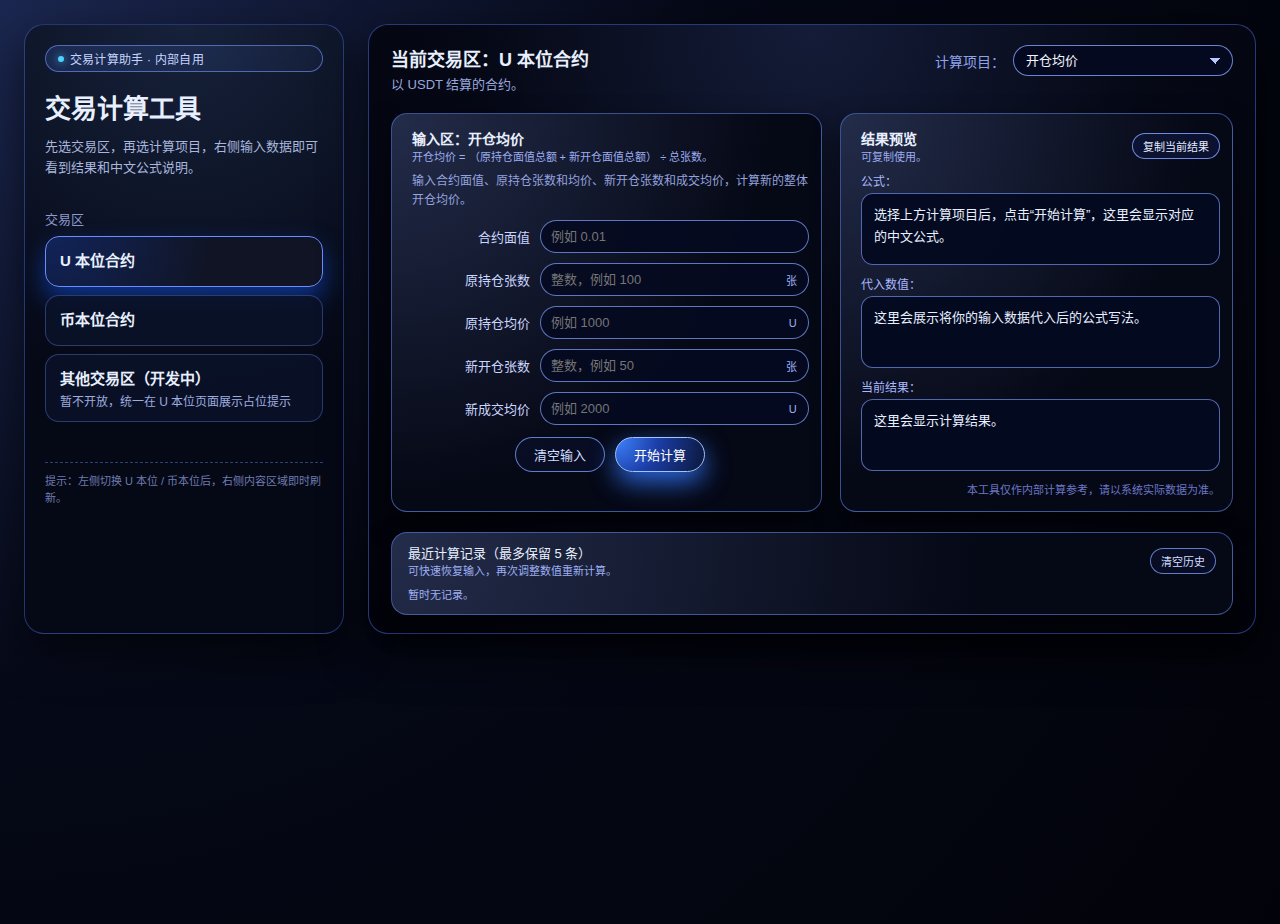
<file: index.html>
<!DOCTYPE html>
<html lang="zh-CN">
<head>
  <meta charset="UTF-8" />
  <title>交易计算工具</title>
  <meta name="viewport" content="width=device-width, initial-scale=1, maximum-scale=1, user-scalable=no" />
  <style>
    * {
      box-sizing: border-box;
      margin: 0;
      padding: 0;
    }
    body {
      font-family: -apple-system, BlinkMacSystemFont, "SF Pro Text", "PingFang SC",
        "Helvetica Neue", Arial, sans-serif;
      background: radial-gradient(circle at top left, #1b2750 0, #050816 45%, #02030a 100%);
      color: #e8f0ff;
      min-height: 100vh;
    }
    .app-root {
      max-width: 1440px;
      margin: 24px auto;
      padding: 0 24px 32px;
      display: grid;
      grid-template-columns: 320px minmax(0, 1fr);
      gap: 24px;
    }

    /* 侧边栏 */
    .sidebar {
      background: radial-gradient(circle at top, #16213a 0, #050815 60%);
      border-radius: 20px;
      padding: 20px 20px 16px;
      box-shadow: 0 18px 45px rgba(0, 0, 0, 0.6);
      border: 1px solid rgba(86, 123, 255, 0.4);
      display: flex;
      flex-direction: column;
      height: 100%;
    }
    .badge {
      display: inline-flex;
      align-items: center;
      padding: 4px 12px;
      border-radius: 999px;
      font-size: 12px;
      letter-spacing: 0.02em;
      color: #c5d4ff;
      background: linear-gradient(135deg, rgba(76, 130, 255, 0.18), rgba(119, 148, 255, 0.05));
      border: 1px solid rgba(118, 150, 255, 0.6);
      margin-bottom: 16px;
    }
    .badge-dot {
      width: 6px;
      height: 6px;
      border-radius: 999px;
      margin-right: 6px;
      background: #4fd1ff;
      box-shadow: 0 0 8px rgba(79, 209, 255, 0.9);
    }
    .side-title {
      font-size: 26px;
      font-weight: 700;
      margin-bottom: 12px;
    }
    .side-subtitle {
      font-size: 13px;
      line-height: 1.6;
      color: #a9b6dd;
      margin-bottom: 20px;
    }
    .side-section-title {
      font-size: 13px;
      color: #8f9ad0;
      margin: 10px 0 8px;
    }
    .area-list {
      display: flex;
      flex-direction: column;
      gap: 8px;
      margin-bottom: 18px;
    }
    .area-item {
      border-radius: 14px;
      padding: 12px 14px;
      background: rgba(10, 18, 40, 0.9);
      border: 1px solid rgba(77, 102, 179, 0.5);
      cursor: pointer;
      transition: all 0.18s ease-out;
    }
    .area-item:hover {
      border-color: #5c7cff;
      box-shadow: 0 0 0 1px rgba(92, 124, 255, 0.4);
    }
    .area-item.active {
      background: radial-gradient(circle at top left, #255dff40 0, #101424 60%);
      border-color: #6c8dff;
      box-shadow: 0 12px 25px rgba(15, 70, 200, 0.65);
    }
    .area-item-title {
      font-size: 15px;
      font-weight: 600;
      margin-bottom: 4px;
    }
    .area-item-desc {
      font-size: 12px;
      color: #9facdf;
    }
    .side-tip {
      font-size: 11px;
      color: #6f7bb0;
      margin-top: 22px;
      border-top: 1px dashed rgba(92, 119, 210, 0.5);
      padding-top: 10px;
      line-height: 1.6;
    }

    /* 主体 */
    .main {
      background: radial-gradient(circle at top, #141c38 0, #050815 45%, #02030a 100%);
      border-radius: 20px;
      padding: 20px 22px 18px;
      border: 1px solid rgba(86, 123, 255, 0.45);
      box-shadow: 0 18px 45px rgba(0, 0, 0, 0.7);
      display: flex;
      flex-direction: column;
      gap: 16px;
    }

    /* 头部：左描述 + 右下拉 */
    .main-header {
      display: flex;
      justify-content: space-between;
      align-items: flex-start;
      gap: 24px;
      margin-bottom: 4px;
    }
    .main-header-left {
      flex: 1 1 auto;
      min-width: 0;
    }
    .main-header-right {
      flex: 0 0 auto;
      display: flex;
      align-items: center;
      gap: 8px;
      white-space: nowrap;
    }
    .main-headline {
      font-size: 18px;
      font-weight: 600;
      margin-bottom: 3px;
    }
    .main-desc {
      font-size: 13px;
      color: #99a7de;
    }

    .tool-select-label {
      font-size: 14px;
      color: #9fb2ff;
      opacity: 0.9;
    }
    .tool-select {
      min-width: 220px;
      padding: 7px 12px;
      border-radius: 999px;
      border: 1px solid rgba(117, 145, 230, 0.9);
      background: rgba(5, 10, 32, 0.95);
      color: #f4f6ff;
      font-size: 13px;
      outline: none;
      appearance: none;
      -webkit-appearance: none;
      background-image: linear-gradient(45deg, transparent 50%, #b7c7ff 50%),
        linear-gradient(135deg, #b7c7ff 50%, transparent 50%);
      background-position: calc(100% - 16px) 50%, calc(100% - 11px) 50%;
      background-size: 6px 6px, 6px 6px;
      background-repeat: no-repeat;
      padding-right: 28px;
    }

    .main-body {
      display: grid;
      grid-template-columns: minmax(0, 1.15fr) minmax(0, 1.05fr);
      gap: 18px;
    }

    .card {
      border-radius: 16px;
      padding: 14px 12px 14px 20px !important;
      background: radial-gradient(circle at top left, #232c4a 0, #050815 65%);
      border: 1px solid rgba(88, 120, 210, 0.65);
      box-shadow: 0 12px 26px rgba(0, 0, 0, 0.55);
      min-height: 210px;
    }
    .card-header {
      display: flex;
      justify-content: space-between;
      align-items: center;
      margin-bottom: 8px;
    }
    .card-title {
      font-size: 14px;
      font-weight: 600;
    }
    .card-subtitle {
      font-size: 11px;
      color: #9cadf0;
    }
    .copy-btn {
      font-size: 11px;
      border-radius: 999px;
      padding: 4px 10px;
      border: 1px solid rgba(132, 158, 255, 0.85);
      background: rgba(12, 20, 52, 0.9);
      color: #e5ebff;
      cursor: pointer;
      transition: all 0.16s ease-out;
      white-space: nowrap;
    }
    .copy-btn:hover {
      background: rgba(151, 178, 255, 0.22);
      border-color: #c5d6ff;
    }

    .input-tip {
      font-size: 12px;
      color: #94a2df;
      margin-bottom: 10px;
      line-height: 1.6;
    }
    .field-list {
      display: flex;
      flex-direction: column;
      padding-left: 8px;
      gap: 10px;
      margin-bottom: 12px;
    }
    .field-row {
      display: flex;
      align-items: center;
      gap: 10px;
    }
    .field-label {
      min-width: 110px;
      font-size: 13px;
      color: #cbd6ff;
      text-align: right;
    }
    .field-input-wrap {
      flex: 1;
      position: relative;
    }
    .field-input,
    .field-select {
      width: 100%;
      padding: 8px 10px;
      border-radius: 999px;
      border: 1px solid rgba(103, 133, 212, 0.9);
      background: rgba(5, 10, 32, 0.9);
      color: #f5f7ff;
      font-size: 13px;
      outline: none;
      transition: all 0.16s ease-out;
    }
    .field-input:focus,
    .field-select:focus {
      border-color: #a9c4ff;
      box-shadow: 0 0 0 1px rgba(80, 140, 255, 0.6);
      background: rgba(7, 13, 38, 0.95);
    }
    .field-suffix {
      position: absolute;
      right: 12px;
      top: 50%;
      transform: translateY(-50%);
      font-size: 11px;
      color: #9fb0f3;
      pointer-events: none;
    }

    .btn-row {
  display: flex;
  gap: 10px;
  margin-top: 12px;     /* 想更靠下可以调这个值 */
  justify-content: center;  /* 关键：让按钮在这一行居中 */
  align-items: center;
}

    .btn {
      border-radius: 999px;
      padding: 7px 18px;
      font-size: 13px;
      border: 1px solid rgba(107, 136, 220, 0.9);
      background: rgba(9, 14, 38, 0.9);
      color: #d3dfff;
      cursor: pointer;
      transition: all 0.16s ease-out;
    }
    .btn:hover {
      background: rgba(124, 157, 255, 0.15);
      border-color: #9eb7ff;
    }
    .btn-primary {
      background: radial-gradient(circle at top left, #3f83ff 0, #1b3da6 45%, #0b183a 100%);
      border-color: #a3c3ff;
      color: #ffffff;
      box-shadow: 0 10px 26px rgba(50, 120, 255, 0.85);
    }
    .btn-primary:hover {
      background: radial-gradient(circle at top left, #4b8fff 0, #2546b4 45%, #0e214a 100%);
      border-color: #c4d6ff;
    }
    .btn-small {
      padding: 4px 10px;
      font-size: 11px;
    }

    .status-text {
      margin-top: 6px;
      font-size: 12px;
      color: #93a4ff;
      min-height: 16px;
    }
    .status-error {
      color: #ff9a9a;
    }

    .preview-block {
      border-radius: 12px;
      padding: 10px 12px;
      background: rgba(3, 9, 32, 0.95);
      border: 1px solid rgba(116, 144, 235, 0.7);
      font-size: 13px;
      line-height: 1.7;
      white-space: pre-wrap;
      min-height: 72px;
      margin-bottom: 10px;
    }
    .preview-label {
      font-size: 12px;
      margin-bottom: 4px;
      color: #a9b8ff;
    }

    .history-card {
      border-radius: 16px;
      padding: 10px 16px 12px;
      background: radial-gradient(circle at top left, #232c4a 0, #050815 70%);
      border: 1px solid rgba(88, 120, 210, 0.65);
      box-shadow: 0 12px 26px rgba(0, 0, 0, 0.55);
      margin-top: 4px;
    }
    .history-header {
      display: flex;
      justify-content: space-between;
      align-items: center;
      margin-bottom: 8px;
    }
    .history-title {
      font-size: 13px;
      font-weight: 500;
    }
    .history-tip {
      font-size: 11px;
      color: #9fb0f3;
    }
    .history-list {
      display: flex;
      flex-direction: column;
      gap: 6px;
      margin-top: 6px;
    }
    .history-item {
      padding: 6px 10px;
      border-radius: 10px;
      background: rgba(4, 10, 40, 0.9);
      border: 1px solid rgba(103, 124, 215, 0.7);
      display: flex;
      justify-content: space-between;
      align-items: center;
      gap: 10px;
      font-size: 12px;
    }
    .history-main {
      display: flex;
      flex-direction: column;
      gap: 2px;
    }
    .history-meta {
      font-size: 11px;
      color: #9aa9f0;
    }
    .history-actions {
      display: flex;
      flex-direction: column;
      gap: 4px;
    }

    .version {
      font-size: 11px;
      color: #7f8ae0;
      text-align: right;
      margin-top: 6px;
      opacity: 0.85;
    }

/* 手机端优化：头部上下排 + 输入区靠左 */
@media (max-width: 768px) {
  /* 头部：上下排列，避免被挤成一条一条文字 */
  .main-header {
    flex-direction: column;
    align-items: flex-start;
    gap: 8px;
  }

  .main-header-right {
    width: 100%;
    justify-content: flex-start;
  }

  .tool-select {
    width: 100%;
    min-width: 0;        /* 取消 220px 的最小宽度限制 */
  }

  .tool-select-label {
    margin-right: 8px;
  }

  /* 输入区整体靠左一点，看起来不会那么“往中间挤” */
  .card {
    padding-left: 16px;
  }

  /* 字段标签改成左对齐（原来是 text-align: right） */
  .field-label {
    text-align: left;
    min-width: 90px;     /* 原来 120，可以稍微缩一点，让输入框更靠左 */
  }
}

  </style>
</head>
<body>
<div class="app-root">
  <!-- 侧边栏 -->
  <aside class="sidebar">
    <div class="badge">
      <span class="badge-dot"></span>
      交易计算助手 · 内部自用
    </div>
    <div class="side-title">交易计算工具</div>
    <div class="side-subtitle">
      先选交易区，再选计算项目，右侧输入数据即可看到结果和中文公式说明。
    </div>

    <div class="side-section-title">交易区</div>
    <div class="area-list" id="areaList">
      <div class="area-item active" data-area="uPerp">
        <div class="area-item-title">U 本位合约</div>
      </div>
      <div class="area-item" data-area="coinPerp">
        <div class="area-item-title">币本位合约</div>
      </div>
      <div class="area-item" data-area="other">
        <div class="area-item-title">其他交易区（开发中）</div>
        <div class="area-item-desc">暂不开放，统一在 U 本位页面展示占位提示</div>
      </div>
    </div>

    <div class="side-tip">
      提示：左侧切换 U 本位 / 币本位后，右侧内容区域即时刷新。
    </div>
  </aside>

  <!-- 主体 -->
  <main class="main">
    <div class="main-header">
      <div class="main-header-left">
        <div class="main-headline" id="currentAreaTitle">当前交易区：U 本位合约</div>
        <div class="main-desc" id="currentAreaDesc">
          以 USDT 结算的合约。
        </div>
      </div>

      <div class="main-header-right">
        <label class="tool-select-label" for="toolSelect">计算项目：</label>
        <select id="toolSelect" class="tool-select"></select>
      </div>
    </div>

    <!-- 中间 + 右侧 -->
    <div class="main-body">
      <!-- 左：输入区 -->
      <section class="card">
        <div class="card-header">
          <div>
            <div class="card-title" id="inputCardTitle">输入区：开仓均价</div>
            <div class="card-subtitle" id="inputCardSub">输入合约面值、原持仓张数和均价、新开仓张数和成交均价，计算新的整体开仓均价。</div>
          </div>
        </div>

        <div class="input-tip" id="inputTip">
          格式示例：合约面值 0.01、原持仓 100 张、原持仓均价 1000，新开仓 50 张，新成交均价 2000。
        </div>

        <div class="field-list" id="fieldList"></div>

        <div class="btn-row">
          <button class="btn" id="btnClear">清空输入</button>
          <button class="btn btn-primary" id="btnCalc">开始计算</button>
        </div>

        <div class="status-text" id="statusText"></div>
      </section>

      <!-- 右：结果预览 -->
      <section class="card">
        <div class="card-header">
          <div>
            <div class="card-title">结果预览</div>
            <div class="card-subtitle">可复制使用。</div>
          </div>
          <button class="copy-btn" id="btnCopyResult">复制当前结果</button>
        </div>

        <div>
          <div class="preview-label">公式：</div>
          <div class="preview-block" id="previewFormula">选择上方计算项目后，点击“开始计算”，这里会显示对应的中文公式。</div>

          <div class="preview-label">代入数值：</div>
          <div class="preview-block" id="previewWithVal">这里会展示将你的输入数据代入后的公式写法。</div>

          <div class="preview-label">当前结果：</div>
          <div class="preview-block" id="previewMain">这里会显示计算结果。</div>
        </div>

        <div class="version">本工具仅作内部计算参考，请以系统实际数据为准。</div>
      </section>
    </div>

    <!-- 下：历史记录 -->
    <section class="history-card">
      <div class="history-header">
        <div>
          <div class="history-title">最近计算记录（最多保留 5 条）</div>
          <div class="history-tip">可快速恢复输入，再次调整数值重新计算。</div>
        </div>
        <button class="btn btn-small" id="btnClearHistory">清空历史</button>
      </div>
      <div class="history-list" id="historyList">
        <div class="history-tip">暂时无记录。</div>
      </div>
    </section>
  </main>
</div>

<script>
  // ----------- 配置：交易区基本信息 -----------
  const AREAS = {
    uPerp: {
      id: "uPerp",
      name: "U 本位合约",
      desc: "以 USDT 结算的合约。",
      unit: "U"
    },
    coinPerp: {
      id: "coinPerp",
      name: "币本位合约",
      desc: "以币本身结算的合约。",
      unit: "" // 不显示 U，用“计价单位”
    }
  };

  function getUnitText(areaId) {
    const area = AREAS[areaId];
    if (!area) return "计价单位";
    return area.unit || "计价单位";
  }

  // ----------- 配置：U 本位 & 币本位工具 -----------
  function buildToolsConfig(areaId) {
    const unit = getUnitText(areaId);
    const unitLabel = unit === "U" ? "U" : "计价单位";

    return [
      {
        id: "openPrice",
        name: "开仓均价",
        tip: "输入合约面值、原持仓张数和均价、新开仓张数和成交均价，计算新的整体开仓均价。",
        subTitle: "开仓均价 = （原持仓面值总额 + 新开仓面值总额） ÷ 总张数。",
        fields: [
          { key: "faceValue", label: "合约面值", placeholder: "例如 0.01", suffix: "" },
          { key: "oldQty", label: "原持仓张数", placeholder: "整数，例如 100", suffix: "张" },
          { key: "oldPrice", label: "原持仓均价", placeholder: "例如 1000", suffix: unit ? unit : "" },
          { key: "newQty", label: "新开仓张数", placeholder: "整数，例如 50", suffix: "张" },
          { key: "newPrice", label: "新成交均价", placeholder: "例如 2000", suffix: unit ? unit : "" }
        ],
        calc: (d) => {
          const f = d.faceValue, oc = d.oldQty, op = d.oldPrice, nc = d.newQty, np = d.newPrice;
          if (oc + nc === 0) throw new Error("原持仓张数 + 新开仓张数 不能为 0。");
          const avg = (f * oc * op + f * nc * np) / (f * (oc + nc));
          const main = `新的开仓均价 ≈ ${avg.toFixed(4)} ${unitLabel}`;
          const formulaText =
            "开仓均价 = （合约面值 × 原持仓张数 × 原持仓均价 + 合约面值 × 新开仓张数 × 新成交均价） ÷ [合约面值 × (原持仓张数 + 新开仓张数)]";
          const withValText =
            `开仓均价 = (${f} × ${oc} × ${op} + ${f} × ${nc} × ${np}) ÷ [${f} × (${oc} + ${nc})]`;
          return { main, formulaText, withValText };
        }
      },
      {
        id: "fee",
        name: "手续费",
        tip: "输入合约面值、张数、开/平仓均价、手续费率（按百分比输入），计算单次交易手续费。",
        subTitle: "手续费 = 合约面值 × 张数 × 开/平仓均价 × 手续费率。",
        fields: [
          { key: "faceValue", label: "合约面值", placeholder: "例如 0.01", suffix: "" },
          { key: "qty", label: "张数", placeholder: "整数，例如 100", suffix: "张" },
          { key: "price", label: "开/平仓均价", placeholder: "例如 1000", suffix: unit ? unit : "" },
          { key: "ratePercent", label: "手续费率", placeholder: "例如 0.05（代表 0.05%）", suffix: "%" }
        ],
        calc: (d) => {
          const rate = d.ratePercent / 100;
          const fee = d.faceValue * d.qty * d.price * rate;
          const main = `本次手续费 ≈ ${fee.toFixed(6)} ${unitLabel}`;
          const formulaText = "手续费 = 合约面值 × 张数 × 开/平仓均价 × 手续费率";
          const withValText =
            `手续费 = ${d.faceValue} × ${d.qty} × ${d.price} × (${d.ratePercent}% ÷ 100)`;
          return { main, formulaText, withValText };
        }
      },
      {
        id: "pnl",
        name: "合约收益",
        tip: "选择多仓或空仓，输入合约面值、张数、开仓均价和平仓均价，计算本次平仓收益。",
        subTitle: "多仓：收益 = 面值 × 张数 × (平仓 - 开仓)；空仓相反。",
        fields: [
          {
            key: "side",
            label: "持仓方向",
            type: "select",
            options: [
              { value: "long", label: "多仓" },
              { value: "short", label: "空仓" }
            ]
          },
          { key: "faceValue", label: "合约面值", placeholder: "例如 0.01", suffix: "" },
          { key: "qty", label: "张数", placeholder: "整数，例如 100", suffix: "张" },
          { key: "openPrice", label: "开仓均价", placeholder: "例如 1000", suffix: unit ? unit : "" },
          { key: "closePrice", label: "平仓均价", placeholder: "例如 1200", suffix: unit ? unit : "" }
        ],
        calc: (d) => {
          let pnl, formulaText, withValText;
          if (d.side === "long") {
            pnl = d.faceValue * d.qty * (d.closePrice - d.openPrice);
            formulaText = "多仓：收益 = 合约面值 × 张数 × (平仓均价 - 开仓均价)";
            withValText = `收益 = ${d.faceValue} × ${d.qty} × (${d.closePrice} - ${d.openPrice})`;
          } else {
            pnl = d.faceValue * d.qty * (d.openPrice - d.closePrice);
            formulaText = "空仓：收益 = 合约面值 × 张数 × (开仓均价 - 平仓均价)";
            withValText = `收益 = ${d.faceValue} × ${d.qty} × (${d.openPrice} - ${d.closePrice})`;
          }
          const main = `本次平仓收益 ≈ ${pnl.toFixed(4)} ${unitLabel}`;
          return { main, formulaText, withValText };
        }
      },
      {
        id: "roi",
        name: "收益率",
        tip: "输入本次收益金额和开仓固定保证金，计算收益率（按 % 显示）。",
        subTitle: "收益率 = 收益 ÷ 开仓固定保证金 × 100%。",
        fields: [
          { key: "pnl", label: "收益金额", placeholder: "例如 50", suffix: unit ? unit : "" },
          { key: "margin", label: "开仓固定保证金", placeholder: "例如 200", suffix: unit ? unit : "" }
        ],
        calc: (d) => {
          if (d.margin === 0) throw new Error("开仓固定保证金不能为 0。");
          const roi = (d.pnl / d.margin) * 100;
          const main = `收益率 ≈ ${roi.toFixed(2)} %`;
          const formulaText = "收益率 = 收益 ÷ 开仓固定保证金 × 100%";
          const withValText = `收益率 = ${d.pnl} ÷ ${d.margin} × 100%`;
          return { main, formulaText, withValText };
        }
      },
      {
        id: "initMargin",
        name: "开仓保证金（初始）",
        tip: "输入合约面值、开仓价格、张数和杠杆倍数，计算开仓所需初始保证金。",
        subTitle: "开仓保证金 = 合约面值 × 开仓价格 × 张数 ÷ 杠杆倍数。",
        fields: [
          { key: "faceValue", label: "合约面值", placeholder: "例如 0.01", suffix: "" },
          { key: "price", label: "开仓价格", placeholder: "例如 1000", suffix: unit ? unit : "" },
          { key: "qty", label: "张数", placeholder: "整数，例如 100", suffix: "张" },
          { key: "leverage", label: "杠杆倍数", placeholder: "例如 10", suffix: "倍" }
        ],
        calc: (d) => {
          if (d.leverage === 0) throw new Error("杠杆倍数不能为 0。");
          const margin = (d.faceValue * d.price * d.qty) / d.leverage;
          const main = `开仓需要的初始保证金 ≈ ${margin.toFixed(4)} ${unitLabel}`;
          const formulaText = "开仓保证金 = 合约面值 × 开仓价格 × 张数 ÷ 杠杆倍数";
          const withValText =
            `开仓保证金 = ${d.faceValue} × ${d.price} × ${d.qty} ÷ ${d.leverage}`;
          return { main, formulaText, withValText };
        }
      },
      {
        id: "maintMargin",
        name: "维持保证金",
        tip: "输入合约面值、仓位张数、维持保证金率（按百分比输入）和标记价格，计算当前需要的维持保证金。",
        subTitle: "维持保证金 = 合约面值 × |张数| × 维持保证金率 × 标记价格。",
        fields: [
          { key: "faceValue", label: "合约面值", placeholder: "例如 0.01", suffix: "" },
          { key: "qty", label: "仓位张数", placeholder: "可正可负，例如 100", suffix: "张" },
          { key: "ratePercent", label: "维持保证金率", placeholder: "例如 0.5（代表 0.5%）", suffix: "%" },
          { key: "markPrice", label: "标记价格", placeholder: "例如 1000", suffix: unit ? unit : "" }
        ],
        calc: (d) => {
          const absQty = Math.abs(d.qty);
          const rate = d.ratePercent / 100;
          const mm = d.faceValue * absQty * rate * d.markPrice;
          const main = `当前维持保证金 ≈ ${mm.toFixed(4)} ${unitLabel}`;
          const formulaText =
            "维持保证金 = 合约面值 × |张数| × 维持保证金率 × 标记价格";
          const withValText =
            `维持保证金 = ${d.faceValue} × ${absQty} × (${d.ratePercent}% ÷ 100) × ${d.markPrice}`;
          return { main, formulaText, withValText };
        }
      },
      {
        id: "marginRatio",
        name: "当前保证金率",
        tip: "输入保证金余额、未实现收益、合约面值、张数、标记价格、维持保证金率和手续费率（均按百分比输入），估算当前保证金率。",
        subTitle: "保证金率 = (保证金余额 + 收益) ÷ [合约面值 × |张数| × 标记价格 × (维持保证金率 + 手续费率)]。",
        fields: [
          { key: "balance", label: "保证金余额", placeholder: "例如 100", suffix: unit ? unit : "" },
          { key: "pnl", label: "未实现收益", placeholder: "亏损用负数，例如 -10", suffix: unit ? unit : "" },
          { key: "faceValue", label: "合约面值", placeholder: "例如 0.01", suffix: "" },
          { key: "qty", label: "仓位张数", placeholder: "可正可负，例如 100", suffix: "张" },
          { key: "markPrice", label: "标记价格", placeholder: "例如 1000", suffix: unit ? unit : "" },
          { key: "maintRatePercent", label: "维持保证金率", placeholder: "例如 0.5（代表 0.5%）", suffix: "%" },
          { key: "feeRatePercent", label: "手续费率", placeholder: "例如 0.05（代表 0.05%）", suffix: "%" }
        ],
        calc: (d) => {
          const absQty = Math.abs(d.qty);
          const maintRate = d.maintRatePercent / 100;
          const feeRate = d.feeRatePercent / 100;
          const denom = d.faceValue * absQty * d.markPrice * (maintRate + feeRate);
          if (denom === 0)
            throw new Error("分母为 0，请检查面值 / 张数 / 标记价格 / 维持保证金率 / 手续费率。");
          const ratio = (d.balance + d.pnl) / denom;
          const main = `当前保证金率 ≈ ${(ratio * 100).toFixed(2)} %`;
          const formulaText =
            "保证金率 = (保证金余额 + 收益) ÷ [合约面值 × |张数| × 标记价格 × (维持保证金率 + 手续费率)]";
          const withValText =
            `保证金率 = (${d.balance} + ${d.pnl}) ÷ [${d.faceValue} × ${absQty} × ${d.markPrice} × ((${d.maintRatePercent}% ÷ 100) + (${d.feeRatePercent}% ÷ 100))]`;
          return { main, formulaText, withValText };
        }
      },
      {
        id: "crossRatio",
        name: "跨币种全仓维持保证金率",
        tip: "输入有效保证金、维持保证金和减仓手续费，计算跨币种全仓模式下的维持保证金率。",
        subTitle: "维持保证金率 = 有效保证金 ÷ (维持保证金 + 减仓手续费)。",
        fields: [
          { key: "effectiveMargin", label: "有效保证金", placeholder: "例如 100", suffix: unit ? unit : "" },
          { key: "maintMargin", label: "维持保证金", placeholder: "例如 80", suffix: unit ? unit : "" },
          { key: "closeFee", label: "减仓手续费", placeholder: "例如 2", suffix: unit ? unit : "" }
        ],
        calc: (d) => {
          const denom = d.maintMargin + d.closeFee;
          if (denom === 0) throw new Error("维持保证金 + 减仓手续费 不能为 0。");
          const ratio = d.effectiveMargin / denom;
          const main = `跨币种全仓维持保证金率 ≈ ${(ratio * 100).toFixed(2)} %`;
          const formulaText =
            "维持保证金率 = 有效保证金 ÷ (维持保证金 + 减仓手续费)";
          const withValText =
            `维持保证金率 = ${d.effectiveMargin} ÷ (${d.maintMargin} + ${d.closeFee})`;
          return { main, formulaText, withValText };
        }
      },
      {
        id: "positionValue",
        name: "仓位价值",
        tip: "输入合约面值、张数和标记价格，计算当前仓位价值。",
        subTitle: "仓位价值 = 合约面值 × 张数 × 标记价格。",
        fields: [
          { key: "faceValue", label: "合约面值", placeholder: "例如 0.01", suffix: "" },
          { key: "qty", label: "张数", placeholder: "整数，例如 100", suffix: "张" },
          { key: "markPrice", label: "标记价格", placeholder: "例如 1000", suffix: unit ? unit : "" }
        ],
        calc: (d) => {
          const value = d.faceValue * d.qty * d.markPrice;
          const main = `当前仓位价值 ≈ ${value.toFixed(4)} ${unitLabel}`;
          const formulaText = "仓位价值 = 合约面值 × 张数 × 标记价格";
          const withValText =
            `仓位价值 = ${d.faceValue} × ${d.qty} × ${d.markPrice}`;
          return { main, formulaText, withValText };
        }
      },
      {
        id: "funding",
        name: "资金费用",
        tip: "输入仓位价值和资金费率（按百分比输入），计算当前资金费用。",
        subTitle: "资金费用 = 仓位价值 × 资金费率。",
        fields: [
          { key: "positionValue", label: "仓位价值", placeholder: "例如 1000", suffix: unit ? unit : "" },
          { key: "fundingRatePercent", label: "资金费率", placeholder: "例如 0.01（代表 0.01%）", suffix: "%" }
        ],
        calc: (d) => {
          const rate = d.fundingRatePercent / 100;
          const fee = d.positionValue * rate;
          const main = `本次资金费用 ≈ ${fee.toFixed(6)} ${unitLabel}`;
          const formulaText = "资金费用 = 仓位价值 × 资金费率";
          const withValText =
            `资金费用 = ${d.positionValue} × (${d.fundingRatePercent}% ÷ 100)`;
          return { main, formulaText, withValText };
        }
      },
      {
        id: "liqPrice",
        name: "预估强平价",
        tip: "选择多仓或空仓，并输入保证金余额、合约面值、张数、开仓均价、维持保证金率和手续费率（均按百分比输入），估算预估强平价（仅供参考）。",
        subTitle: "多仓 / 空仓各有一条公式，结果仅供参考。",
        fields: [
          {
            key: "side",
            label: "持仓方向",
            type: "select",
            options: [
              { value: "long", label: "多仓" },
              { value: "short", label: "空仓" }
            ]
          },
          { key: "balance", label: "保证金余额", placeholder: "例如 100", suffix: unit ? unit : "" },
          { key: "faceValue", label: "合约面值", placeholder: "例如 0.01", suffix: "" },
          { key: "qty", label: "张数", placeholder: "整数，例如 100", suffix: "张" },
          { key: "openPrice", label: "开仓均价", placeholder: "例如 1000", suffix: unit ? unit : "" },
          { key: "maintRatePercent", label: "维持保证金率", placeholder: "例如 0.5（代表 0.5%）", suffix: "%" },
          { key: "feeRatePercent", label: "手续费率", placeholder: "例如 0.05（代表 0.05%）", suffix: "%" }
        ],
        calc: (d) => {
          const q = d.qty;
          if (q === 0) throw new Error("张数不能为 0。");
          const maintRate = d.maintRatePercent / 100;
          const feeRate = d.feeRatePercent / 100;
          let price, formulaText, withValText;

          if (d.side === "long") {
            const denom = d.faceValue * q * (maintRate + feeRate - 1);
            if (denom === 0)
              throw new Error("分母为 0，请检查维持保证金率 + 手续费率 - 1。");
            price = (d.balance - d.faceValue * q * d.openPrice) / denom;
            formulaText =
              "多仓预估强平价 = [保证金余额 - 合约面值 × 张数 × 开仓均价] ÷ [合约面值 × 张数 × (维持保证金率 + 手续费率 - 1)]";
            withValText =
              `多仓预估强平价 = (${d.balance} - ${d.faceValue} × ${q} × ${d.openPrice}) ÷ [${d.faceValue} × ${q} × ((${d.maintRatePercent}% ÷ 100) + (${d.feeRatePercent}% ÷ 100) - 1)]`;
          } else {
            const denom = d.faceValue * q * (maintRate + feeRate + 1);
            if (denom === 0)
              throw new Error("分母为 0，请检查维持保证金率 + 手续费率 + 1。");
            price = (d.balance + d.faceValue * q * d.openPrice) / denom;
            formulaText =
              "空仓预估强平价 = [保证金余额 + 合约面值 × 张数 × 开仓均价] ÷ [合约面值 × 张数 × (维持保证金率 + 手续费率 + 1)]";
            withValText =
              `空仓预估强平价 = (${d.balance} + ${d.faceValue} × ${q} × ${d.openPrice}) ÷ [${d.faceValue} × ${q} × ((${d.maintRatePercent}% ÷ 100) + (${d.feeRatePercent}% ÷ 100) + 1)]`;
          }
          const main = `预估强平价 ≈ ${price.toFixed(4)} ${unitLabel}（仅供参考）`;
          return { main, formulaText, withValText };
        }
      }
    ];
  }

  const AREA_TOOLS = {
    uPerp: buildToolsConfig("uPerp"),
    coinPerp: buildToolsConfig("coinPerp")
  };

  // ----------- DOM 绑定 -----------
  const areaListEl = document.getElementById("areaList");
  const currentAreaTitleEl = document.getElementById("currentAreaTitle");
  const currentAreaDescEl = document.getElementById("currentAreaDesc");
  const toolSelectEl = document.getElementById("toolSelect");

  const fieldListEl = document.getElementById("fieldList");
  const inputTipEl = document.getElementById("inputTip");
  const inputCardTitleEl = document.getElementById("inputCardTitle");
  const inputCardSubEl = document.getElementById("inputCardSub");

  const btnClear = document.getElementById("btnClear");
  const btnCalc = document.getElementById("btnCalc");
  const statusTextEl = document.getElementById("statusText");

  const previewFormulaEl = document.getElementById("previewFormula");
  const previewWithValEl = document.getElementById("previewWithVal");
  const previewMainEl = document.getElementById("previewMain");
  const btnCopyResult = document.getElementById("btnCopyResult");

  const historyListEl = document.getElementById("historyList");
  const btnClearHistory = document.getElementById("btnClearHistory");

  let currentAreaId = "uPerp";
  let currentToolId = AREA_TOOLS[currentAreaId][0].id;
  let lastResultTexts = { formulaText: "", withValText: "", main: "" };

  // ----------- 渲染工具下拉 -----------
  function renderToolOptions() {
    const tools = AREA_TOOLS[currentAreaId];
    toolSelectEl.innerHTML = "";
    tools.forEach((t) => {
      const opt = document.createElement("option");
      opt.value = t.id;
      opt.textContent = t.name;
      if (t.id === currentToolId) opt.selected = true;
      toolSelectEl.appendChild(opt);
    });
  }

  function renderFields(tool) {
    fieldListEl.innerHTML = "";
    tool.fields.forEach((f) => {
      const row = document.createElement("div");
      row.className = "field-row";

      const label = document.createElement("div");
      label.className = "field-label";
      label.textContent = f.label;
      row.appendChild(label);

      const wrap = document.createElement("div");
      wrap.className = "field-input-wrap";

      if (f.type === "select") {
        const sel = document.createElement("select");
        sel.className = "field-select";
        sel.id = "field_" + f.key;
        f.options.forEach((opt) => {
          const o = document.createElement("option");
          o.value = opt.value;
          o.textContent = opt.label;
          sel.appendChild(o);
        });
        wrap.appendChild(sel);
      } else {
        const input = document.createElement("input");
        input.className = "field-input";
        input.type = "text";
        input.placeholder = f.placeholder || "";
        input.id = "field_" + f.key;
        wrap.appendChild(input);

        if (f.suffix) {
          const suf = document.createElement("span");
          suf.className = "field-suffix";
          suf.textContent = f.suffix;
          wrap.appendChild(suf);
        }
      }

      row.appendChild(wrap);
      fieldListEl.appendChild(row);
    });
  }

  function updateToolUI() {
    const tools = AREA_TOOLS[currentAreaId];
    const tool = tools.find((t) => t.id === currentToolId) || tools[0];
    currentToolId = tool.id;

    renderToolOptions();
    renderFields(tool);

    inputCardTitleEl.textContent = "输入区：" + tool.name;
    inputCardSubEl.textContent = tool.subTitle;
    inputTipEl.textContent = tool.tip;

    statusTextEl.textContent = "";
    statusTextEl.classList.remove("status-error");
    previewFormulaEl.textContent = "选择上方计算项目后，点击“开始计算”，这里会显示对应的中文公式。";
    previewWithValEl.textContent = "这里会展示将你的输入数据代入后的公式写法。";
    previewMainEl.textContent = "这里会显示计算结果。";
    lastResultTexts = { formulaText: "", withValText: "", main: "" };
  }

  // ----------- 获取输入数据 -----------
  function getCurrentData() {
    const tools = AREA_TOOLS[currentAreaId];
    const tool = tools.find((t) => t.id === currentToolId);
    const data = {};
    tool.fields.forEach((f) => {
      const el = document.getElementById("field_" + f.key);
      if (!el) return;
      if (f.type === "select") {
        data[f.key] = el.value;
      } else {
        const v = el.value.trim();
        if (f.key.endsWith("Percent")) {
          data[f.key] = v === "" ? NaN : Number(v);
        } else {
          data[f.key] = v === "" ? NaN : Number(v);
        }
      }
    });
    return data;
  }

  function checkNumbers(obj) {
    for (const [k, v] of Object.entries(obj)) {
      if (typeof v === "number" && Number.isNaN(v)) {
        throw new Error("有必填项为空或不是数字，请检查输入。");
      }
    }
  }

  // ----------- 历史记录 -----------
  const HISTORY_KEY = "trade_calc_history_v1";

  function loadHistory() {
    try {
      const text = localStorage.getItem(HISTORY_KEY);
      if (!text) return [];
      const arr = JSON.parse(text);
      if (!Array.isArray(arr)) return [];
      return arr;
    } catch (e) {
      return [];
    }
  }

  function saveHistory(list) {
    try {
      localStorage.setItem(HISTORY_KEY, JSON.stringify(list));
    } catch (e) {}
  }

  function renderHistory() {
    const list = loadHistory();
    historyListEl.innerHTML = "";
    if (!list.length) {
      const tip = document.createElement("div");
      tip.className = "history-tip";
      tip.textContent = "暂时无记录。";
      historyListEl.appendChild(tip);
      return;
    }

    list.forEach((item, idx) => {
      const row = document.createElement("div");
      row.className = "history-item";

      const mainDiv = document.createElement("div");
      mainDiv.className = "history-main";
      const title = document.createElement("div");
      title.textContent = `${idx + 1}. [${item.areaName}] ${item.toolName}`;
      const meta = document.createElement("div");
      meta.className = "history-meta";
      meta.textContent = item.main;
      mainDiv.appendChild(title);
      mainDiv.appendChild(meta);

      const actions = document.createElement("div");
      actions.className = "history-actions";

      const btnRestore = document.createElement("button");
      btnRestore.className = "btn btn-small";
      btnRestore.textContent = "恢复输入";
      btnRestore.onclick = () => restoreHistoryItem(item);

      const btnCopy = document.createElement("button");
      btnCopy.className = "btn btn-small";
      btnCopy.textContent = "复制结果";
      btnCopy.onclick = () => {
        const text =
          item.formulaText + "\n" + item.withValText + "\n" + item.main;
        copyToClipboard(text);
      };

      actions.appendChild(btnRestore);
      actions.appendChild(btnCopy);

      row.appendChild(mainDiv);
      row.appendChild(actions);
      historyListEl.appendChild(row);
    });
  }

  function addHistoryRecord({ areaId, toolId, data, formulaText, withValText, main }) {
    const list = loadHistory();
    const areaName = AREAS[areaId] ? AREAS[areaId].name : areaId;
    const tools = AREA_TOOLS[areaId] || [];
       const tool = tools.find((t) => t.id === toolId);
    const toolName = tool ? tool.name : toolId;

    const record = {
      ts: Date.now(),
      areaId,
      areaName,
      toolId,
      toolName,
      data,
      formulaText,
      withValText,
      main
    };

    const newList = [record, ...list].slice(0, 5);
    saveHistory(newList);
    renderHistory();
  }

  function restoreHistoryItem(item) {
    currentAreaId = item.areaId;
    currentToolId = item.toolId;

    Array.from(areaListEl.querySelectorAll(".area-item")).forEach((el) => {
      el.classList.toggle("active", el.dataset.area === currentAreaId);
    });

    const area = AREAS[currentAreaId] || AREAS["uPerp"];
    currentAreaTitleEl.textContent = "当前交易区：" + area.name;
    currentAreaDescEl.textContent = area.desc;

    updateToolUI();

    const tools = AREA_TOOLS[currentAreaId];
    const tool = tools.find((t) => t.id === currentToolId);
    tool.fields.forEach((f) => {
      const el = document.getElementById("field_" + f.key);
      if (!el) return;
      const v = item.data[f.key];
      if (f.type === "select") {
        el.value = v;
      } else if (typeof v === "number" && !Number.isNaN(v)) {
        el.value = String(v);
      }
    });

    previewFormulaEl.textContent = item.formulaText;
    previewWithValEl.textContent = item.withValText;
    previewMainEl.textContent = item.main;
    lastResultTexts = {
      formulaText: item.formulaText,
      withValText: item.withValText,
      main: item.main
    };
    statusTextEl.textContent = "已恢复历史记录，可调整后重新计算。";
    statusTextEl.classList.remove("status-error");
  }

  // ----------- Clipboard -----------
  function copyToClipboard(text) {
    if (navigator.clipboard && navigator.clipboard.writeText) {
      navigator.clipboard.writeText(text).then(
        () => {
          statusTextEl.textContent = "已复制当前结果到剪贴板。";
          statusTextEl.classList.remove("status-error");
        },
        () => {
          fallbackCopy(text);
        }
      );
    } else {
      fallbackCopy(text);
    }
  }

  function fallbackCopy(text) {
    const ta = document.createElement("textarea");
    ta.value = text;
    ta.style.position = "fixed";
    ta.style.opacity = "0";
    document.body.appendChild(ta);
    ta.focus();
    ta.select();
    try {
      document.execCommand("copy");
      statusTextEl.textContent = "已复制当前结果到剪贴板。";
      statusTextEl.classList.remove("status-error");
    } catch (e) {
      statusTextEl.textContent = "复制失败，请手动选择文本复制。";
      statusTextEl.classList.add("status-error");
    }
    document.body.removeChild(ta);
  }

  // ----------- 事件绑定 -----------
  areaListEl.addEventListener("click", (e) => {
    const item = e.target.closest(".area-item");
    if (!item) return;
    const areaId = item.dataset.area;
    if (areaId === "other") {
      alert("其他交易区暂不开放，请在 U 本位 / 币本位页面使用已有功能。");
      return;
    }

    currentAreaId = areaId;

    Array.from(areaListEl.querySelectorAll(".area-item")).forEach((el) => {
      el.classList.toggle("active", el === item);
    });

    const area = AREAS[currentAreaId] || AREAS["uPerp"];
    currentAreaTitleEl.textContent = "当前交易区：" + area.name;
    currentAreaDescEl.textContent = area.desc;

    currentToolId = AREA_TOOLS[currentAreaId][0].id;
    updateToolUI();
  });

  toolSelectEl.addEventListener("change", () => {
    currentToolId = toolSelectEl.value;
    updateToolUI();
  });

  btnCalc.onclick = () => {
    try {
      const tools = AREA_TOOLS[currentAreaId];
      const tool = tools.find((t) => t.id === currentToolId);
      const data = getCurrentData();
      checkNumbers(data);
      const { main, formulaText, withValText } = tool.calc(data);

      previewFormulaEl.textContent = formulaText;
      previewWithValEl.textContent = withValText;
      previewMainEl.textContent = main;
      lastResultTexts = { formulaText, withValText, main };

      statusTextEl.textContent = "计算完成。结果仅供参考。";
      statusTextEl.classList.remove("status-error");

      addHistoryRecord({
        areaId: currentAreaId,
        toolId: currentToolId,
        data,
        formulaText,
        withValText,
        main
      });
    } catch (e) {
      statusTextEl.textContent = e.message || "计算失败，请检查输入。";
      statusTextEl.classList.add("status-error");
    }
  };

  btnClear.onclick = () => {
    Array.from(fieldListEl.querySelectorAll("input.field-input")).forEach((el) => {
      el.value = "";
    });
    statusTextEl.textContent = "已清空输入。";
    statusTextEl.classList.remove("status-error");
  };

  btnCopyResult.onclick = () => {
    if (!lastResultTexts.main) {
      statusTextEl.textContent = "暂无可复制的结果，请先完成一次计算。";
      statusTextEl.classList.add("status-error");
      return;
    }
    const text =
      lastResultTexts.formulaText +
      "\n" +
      lastResultTexts.withValText +
      "\n" +
      lastResultTexts.main;
    copyToClipboard(text);
  };

  btnClearHistory.onclick = () => {
    saveHistory([]);
    renderHistory();
    statusTextEl.textContent = "已清空历史记录。";
    statusTextEl.classList.remove("status-error");
  };

  (function init() {
    updateToolUI();
    renderHistory();
  })();
</script>
</body>
</html>
</file>
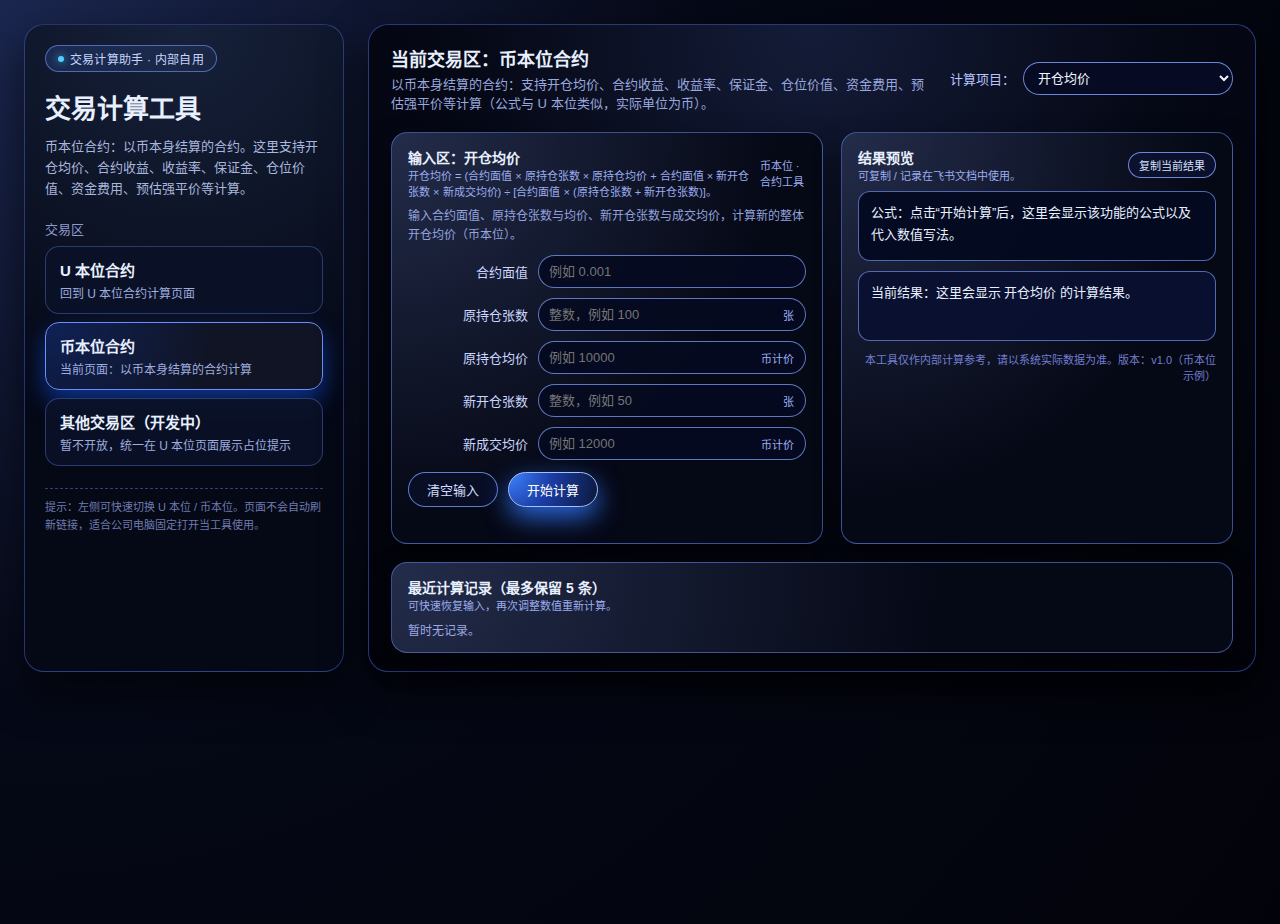
<file: coin_perp.html>
<!DOCTYPE html>
<html lang="zh-CN">
<head>
  <meta charset="UTF-8" />
  <title>交易计算工具 · 币本位合约</title>
  <meta name="viewport" content="width=device-width, initial-scale=1" />
  <style>
    *{box-sizing:border-box;margin:0;padding:0}
    body{
      font-family:-apple-system,BlinkMacSystemFont,"SF Pro Text","PingFang SC","Helvetica Neue",Arial,sans-serif;
      background:radial-gradient(circle at top left,#1b2750 0,#050816 45%,#02030a 100%);
      color:#e8f0ff;min-height:100vh;
    }
    .app-root{
      max-width:1440px;margin:24px auto;padding:0 24px 32px;
      display:flex;gap:24px;
    }
    .sidebar{
      width:320px;background:radial-gradient(circle at top,#16213a 0,#050815 60%);
      border-radius:20px;padding:20px 20px 16px;
      box-shadow:0 18px 45px rgba(0,0,0,.6);
      border:1px solid rgba(86,123,255,.4);
    }
    .badge{display:inline-flex;align-items:center;padding:4px 12px;border-radius:999px;font-size:12px;
      letter-spacing:.02em;color:#c5d4ff;
      background:linear-gradient(135deg,rgba(76,130,255,.18),rgba(119,148,255,.05));
      border:1px solid rgba(118,150,255,.6);margin-bottom:16px;
    }
    .badge-dot{width:6px;height:6px;border-radius:999px;margin-right:6px;background:#4fd1ff;
      box-shadow:0 0 8px rgba(79,209,255,.9);
    }
    .side-title{font-size:26px;font-weight:700;margin-bottom:12px}
    .side-subtitle{font-size:13px;line-height:1.6;color:#a9b6dd;margin-bottom:20px}
    .side-section-title{font-size:13px;color:#8f9ad0;margin:10px 0 8px}
    .area-list{display:flex;flex-direction:column;gap:8px;margin-bottom:18px}
    .area-item{
      border-radius:14px;padding:12px 14px;
      background:rgba(10,18,40,.9);border:1px solid rgba(77,102,179,.5);
      cursor:pointer;transition:all .18s ease-out;
    }
    .area-item:hover{border-color:#5c7cff;box-shadow:0 0 0 1px rgba(92,124,255,.4)}
    .area-item.active{
      background:radial-gradient(circle at top left,#255dff40 0,#101424 60%);
      border-color:#6c8dff;box-shadow:0 12px 25px rgba(15,70,200,.65);
    }
    .area-item-title{font-size:15px;font-weight:600;margin-bottom:4px}
    .area-item-desc{font-size:12px;color:#9facdf}
    .side-tip{
      font-size:11px;color:#6f7bb0;margin-top:22px;
      border-top:1px dashed rgba(92,119,210,.5);
      padding-top:10px;line-height:1.6;
    }

    .main{
      flex:1;background:radial-gradient(circle at top,#141c38 0,#050815 45%,#02030a 100%);
      border-radius:20px;padding:20px 22px 18px;
      border:1px solid rgba(86,123,255,.45);
      box-shadow:0 18px 45px rgba(0,0,0,.7);
      display:flex;flex-direction:column;gap:16px;
    }
    .main-top{display:flex;justify-content:space-between;gap:16px;align-items:center}
    .main-headline{font-size:18px;font-weight:600;margin-bottom:3px}
    .main-desc{font-size:13px;color:#99a7de}

    .tool-select-wrap{display:flex;align-items:center;gap:8px;font-size:13px;color:#b8c4ff}
    .tool-select-label{white-space:nowrap}
    .tool-select{
      min-width:210px;padding:7px 10px;border-radius:999px;
      border:1px solid rgba(119,147,238,.9);
      background:rgba(6,12,36,.95);color:#f5f7ff;font-size:13px;outline:none;
    }

    .main-body{
      display:grid;grid-template-columns:minmax(0,1.1fr) minmax(0,1fr);
      grid-template-rows:auto auto;gap:18px;margin-top:4px;
    }
    .card{
      border-radius:16px;padding:14px 16px 14px;
      background:radial-gradient(circle at top left,#232c4a 0,#050815 65%);
      border:1px solid rgba(88,120,210,.65);
      box-shadow:0 12px 26px rgba(0,0,0,.55);min-height:220px;
    }
    .card-header{display:flex;justify-content:space-between;align-items:center;margin-bottom:8px;gap:8px}
    .card-title{font-size:14px;font-weight:600}
    .card-subtitle{font-size:11px;color:#9cadf0}

    .input-tip{font-size:12px;color:#94a2df;margin-bottom:10px;line-height:1.6}
    .field-list{display:flex;flex-direction:column;gap:10px;margin-bottom:12px}
    .field-row{display:flex;align-items:center;gap:10px}
    .field-label{min-width:120px;font-size:13px;color:#cbd6ff;text-align:right}
    .field-input-wrap{flex:1;position:relative}
    .field-input{
      width:100%;padding:8px 10px;border-radius:999px;
      border:1px solid rgba(103,133,212,.9);
      background:rgba(5,10,32,.9);color:#f5f7ff;font-size:13px;
      outline:none;transition:all .16s ease-out;
    }
    .field-input:focus{
      border-color:#a9c4ff;box-shadow:0 0 0 1px rgba(80,140,255,.6);
      background:rgba(7,13,38,.95);
    }
    .field-suffix{
      position:absolute;right:12px;top:50%;transform:translateY(-50%);
      font-size:11px;color:#9fb0f3;pointer-events:none;
    }
    .field-select{
      width:100%;padding:8px 10px;border-radius:999px;
      border:1px solid rgba(103,133,212,.9);
      background:rgba(5,10,32,.9);color:#f5f7ff;font-size:13px;outline:none;
    }

    .btn-row{display:flex;gap:10px;margin-top:4px}
    .btn{
      border-radius:999px;padding:7px 18px;font-size:13px;
      border:1px solid rgba(107,136,220,.9);
      background:rgba(9,14,38,.9);color:#d3dfff;
      cursor:pointer;transition:all .16s ease-out;white-space:nowrap;
    }
    .btn:hover{background:rgba(124,157,255,.15);border-color:#9eb7ff}
    .btn-primary{
      background:radial-gradient(circle at top left,#3f83ff 0,#1b3da6 45%,#0b183a 100%);
      border-color:#a3c3ff;color:#fff;box-shadow:0 10px 26px rgba(50,120,255,.85);
    }
    .btn-primary:hover{
      background:radial-gradient(circle at top left,#4b8fff 0,#2546b4 45%,#0e214a 100%);
      border-color:#c4d6ff;
    }
    .btn-ghost{
      padding:4px 10px;font-size:11px;border-radius:999px;
      border:1px solid rgba(132,154,245,.85);
      background:rgba(12,18,48,.9);color:#d6e0ff;cursor:pointer;
    }
    .btn-ghost:hover{background:rgba(149,173,255,.18)}

    .status-text{margin-top:6px;font-size:12px;color:#93a4ff;min-height:16px}
    .status-error{color:#ff9a9a}

    .preview-formula,.preview-main{
      border-radius:12px;padding:10px 12px;
      background:rgba(3,9,32,.95);
      border:1px solid rgba(116,144,235,.7);
      font-size:13px;line-height:1.7;white-space:pre-wrap;
      margin-bottom:10px;min-height:70px;
    }
    .preview-main{background:rgba(10,16,48,.95)}

    .version{font-size:11px;color:#7f8ae0;text-align:right;margin-top:4px;opacity:.9}

    .history-card{grid-column:1/span 2;min-height:90px}
    .history-list{margin-top:4px;display:flex;flex-direction:column;gap:6px;font-size:12px;max-height:160px;overflow-y:auto}
    .history-empty{font-size:12px;color:#9ca9e5}
    .history-item{
      border-radius:10px;padding:7px 9px;background:rgba(5,12,40,.9);
      border:1px solid rgba(90,120,220,.8);
      display:flex;justify-content:space-between;gap:10px;align-items:center;
    }
    .history-main{flex:1;min-width:0}
    .history-title{font-size:12px;font-weight:500;color:#d5e0ff;margin-bottom:2px}
    .history-sub{font-size:11px;color:#9fb0f3;white-space:nowrap;overflow:hidden;text-overflow:ellipsis}
    .history-actions{display:flex;flex-direction:column;gap:4px}

    @media(max-width:1100px){
      .app-root{flex-direction:column}
      .sidebar{width:100%}
      .main-body{grid-template-columns:1fr;grid-template-rows:auto auto auto}
      .history-card{grid-column:1/span 1}
      .main-top{flex-direction:column;align-items:flex-start}
    }
  </style>
</head>
<body>
<div class="app-root">
  <!-- 左侧：导航（这里从币本位回到 index） -->
  <aside class="sidebar">
    <div class="badge">
      <span class="badge-dot"></span>
      交易计算助手 · 内部自用
    </div>
    <div class="side-title">交易计算工具</div>
    <div class="side-subtitle">
      币本位合约：以币本身结算的合约。这里支持开仓均价、合约收益、收益率、保证金、仓位价值、资金费用、预估强平价等计算。
    </div>

    <div class="side-section-title">交易区</div>
    <div class="area-list">
      <div class="area-item" onclick="window.location.href='index.html'">
        <div class="area-item-title">U 本位合约</div>
        <div class="area-item-desc">回到 U 本位合约计算页面</div>
      </div>
      <div class="area-item active">
        <div class="area-item-title">币本位合约</div>
        <div class="area-item-desc">当前页面：以币本身结算的合约计算</div>
      </div>
      <div class="area-item">
        <div class="area-item-title">其他交易区（开发中）</div>
        <div class="area-item-desc">暂不开放，统一在 U 本位页面展示占位提示</div>
      </div>
    </div>

    <div class="side-tip">
      提示：左侧可快速切换 U 本位 / 币本位。页面不会自动刷新链接，适合公司电脑固定打开当工具使用。
    </div>
  </aside>

  <!-- 右侧：主体（币本位逻辑几乎与 U 本位一致，只是文案和单位改为“币”） -->
  <main class="main">
    <div class="main-top">
      <div>
        <div class="main-headline" id="currentAreaTitle">当前交易区：币本位合约</div>
        <div class="main-desc" id="currentAreaDesc">
          以币本身结算的合约：支持开仓均价、合约收益、收益率、保证金、仓位价值、资金费用、预估强平价等计算（公式与 U 本位类似，实际单位为币）。
        </div>
      </div>
      <div class="tool-select-wrap">
        <div class="tool-select-label">计算项目：</div>
        <select id="toolSelect" class="tool-select"></select>
      </div>
    </div>

    <div class="main-body">
      <!-- 中：输入卡片 -->
      <section class="card">
        <div class="card-header">
          <div>
            <div class="card-title" id="inputCardTitle">输入区：开仓均价</div>
            <div class="card-subtitle" id="inputCardSub">
              输入合约面值、原持仓张数和均价、新开仓张数和成交均价，计算当前整体开仓均价（币本位）。
            </div>
          </div>
          <div class="card-subtitle">币本位 · 合约工具</div>
        </div>

        <div class="input-tip" id="inputTip">
          格式示例：合约面值 0.001 BTC、原持仓 100 张、原持仓均价 10000，新开仓 50 张，新成交均价 12000。
        </div>

        <div class="field-list" id="fieldList"></div>

        <div class="btn-row">
          <button class="btn" id="btnClear">清空输入</button>
          <button class="btn btn-primary" id="btnCalc">开始计算</button>
        </div>

        <div class="status-text" id="statusText"></div>
      </section>

      <!-- 右：结果预览 -->
      <section class="card">
        <div class="card-header">
          <div>
            <div class="card-title">结果预览</div>
            <div class="card-subtitle">可复制 / 记录在飞书文档中使用。</div>
          </div>
          <button class="btn-ghost" id="btnCopy">复制当前结果</button>
        </div>

        <div class="preview-formula" id="previewFormula">
          公式：选择上方的计算项目，点击“开始计算”后，这里会显示中文公式和代入数值。
        </div>

        <div class="preview-main" id="previewMain">
          当前结果：这里会显示本次计算结果（单位默认为“币”）。
        </div>

        <div class="version">本工具仅作内部计算参考，请以系统实际数据为准。版本：v1.0（币本位示例）</div>
      </section>

      <!-- 下：历史记录 -->
      <section class="card history-card">
        <div class="card-header">
          <div>
            <div class="card-title">最近计算记录（最多保留 5 条）</div>
            <div class="card-subtitle">可快速恢复输入，再次调整数值重新计算。</div>
          </div>
        </div>
        <div class="history-list" id="historyList">
          <div class="history-empty">暂时无记录。</div>
        </div>
      </section>
    </div>
  </main>
</div>

<script>
  // 币本位合约计算项目（和 U 本位同一套公式，只是文字单位改成“币”）
  const coinTools = [
    {
      id:"openPrice",
      name:"开仓均价",
      tip:"输入合约面值、原持仓张数与均价、新开仓张数与成交均价，计算新的整体开仓均价（币本位）。",
      subTitle:"开仓均价 = (合约面值 × 原持仓张数 × 原持仓均价 + 合约面值 × 新开仓张数 × 新成交均价) ÷ [合约面值 × (原持仓张数 + 新开仓张数)]。",
      fields:[
        {key:"faceValue",label:"合约面值",placeholder:"例如 0.001",suffix:""},
        {key:"oldQty",label:"原持仓张数",placeholder:"整数，例如 100",suffix:"张"},
        {key:"oldPrice",label:"原持仓均价",placeholder:"例如 10000",suffix:"币计价"},
        {key:"newQty",label:"新开仓张数",placeholder:"整数，例如 50",suffix:"张"},
        {key:"newPrice",label:"新成交均价",placeholder:"例如 12000",suffix:"币计价"}
      ],
      calc:(d)=>{
        const f=d.faceValue,oc=d.oldQty,op=d.oldPrice,nc=d.newQty,np=d.newPrice;
        if(oc+nc===0)throw new Error("原持仓张数 + 新开仓张数 不能为 0。");
        const numerator=f*oc*op+f*nc*np;
        const denominator=f*(oc+nc);
        const avg=numerator/denominator;
        const main=`新的开仓均价 ≈ ${avg.toFixed(4)} （计价币）`;
        const formula="开仓均价 = (合约面值 × 原持仓张数 × 原持仓均价 + 合约面值 × 新开仓张数 × 新成交均价) ÷ [合约面值 × (原持仓张数 + 新开仓张数)]";
        const withVal=`开仓均价 = (${f} × ${oc} × ${op} + ${f} × ${nc} × ${np}) ÷ [${f} × (${oc} + ${nc})]`;
        return{main,formula,withVal};
      }
    },
    {
      id:"fee",
      name:"手续费",
      tip:"输入合约面值、张数、开/平仓均价、手续费率（%），计算单次交易手续费（以币计）。",
      subTitle:"手续费 = 合约面值 × 张数 × 开/平仓均价 × 手续费率（% 数值）。",
      fields:[
        {key:"faceValue",label:"合约面值",placeholder:"例如 0.001",suffix:""},
        {key:"qty",label:"张数",placeholder:"整数，例如 100",suffix:"张"},
        {key:"price",label:"开/平仓均价",placeholder:"例如 10000",suffix:"计价币"},
        {key:"rate",label:"手续费率",placeholder:"例如 0.03（3%）",suffix:"%"}
      ],
      calc:(d)=>{
        const fee=d.faceValue*d.qty*d.price*d.rate;
        const main=`本次手续费 ≈ ${fee.toFixed(8)} 币`;
        const formula="手续费 = 合约面值 × 张数 × 开/平仓均价 × 手续费率";
        const withVal=`手续费 = ${d.faceValue} × ${d.qty} × ${d.price} × ${d.rate}`;
        return{main,formula,withVal};
      }
    },
    {
      id:"pnl",
      name:"合约收益",
      tip:"选择多仓或空仓，输入合约面值、张数、开仓均价和平仓均价，计算本次平仓收益（币）。",
      subTitle:"多仓：收益 = 面值 × 张数 × (平仓均价 - 开仓均价)；空仓相反。",
      fields:[
        {key:"side",label:"持仓方向",type:"select",options:[
          {value:"long",label:"多仓"},{value:"short",label:"空仓"}
        ]},
        {key:"faceValue",label:"合约面值",placeholder:"例如 0.001",suffix:""},
        {key:"qty",label:"张数",placeholder:"整数，例如 100",suffix:"张"},
        {key:"openPrice",label:"开仓均价",placeholder:"例如 10000",suffix:"计价币"},
        {key:"closePrice",label:"平仓均价",placeholder:"例如 12000",suffix:"计价币"}
      ],
      calc:(d)=>{
        let pnl,formula,withVal;
        if(d.side==="long"){
          pnl=d.faceValue*d.qty*(d.closePrice-d.openPrice);
          formula="多仓：收益 = 合约面值 × 张数 × (平仓均价 - 开仓均价)";
          withVal=`收益 = ${d.faceValue} × ${d.qty} × (${d.closePrice} - ${d.openPrice})`;
        }else{
          pnl=d.faceValue*d.qty*(d.openPrice-d.closePrice);
          formula="空仓：收益 = 合约面值 × 张数 × (开仓均价 - 平仓均价)";
          withVal=`收益 = ${d.faceValue} × ${d.qty} × (${d.openPrice} - ${d.closePrice})`;
        }
        const main=`本次平仓收益 ≈ ${pnl.toFixed(8)} 币`;
        return{main,formula,withVal};
      }
    },
    {
      id:"roi",
      name:"收益率",
      tip:"输入本次收益金额和开仓固定保证金（均为币），计算收益率（%）。",
      subTitle:"收益率 = 收益 ÷ 开仓固定保证金 × 100%。",
      fields:[
        {key:"pnl",label:"收益金额",placeholder:"例如 0.05",suffix:"币"},
        {key:"margin",label:"开仓固定保证金",placeholder:"例如 1.5",suffix:"币"}
      ],
      calc:(d)=>{
        if(d.margin===0)throw new Error("开仓固定保证金不能为 0。");
        const roi=(d.pnl/d.margin)*100;
        const main=`收益率 ≈ ${roi.toFixed(2)} %`;
        const formula="收益率 = 收益 ÷ 开仓固定保证金 × 100%";
        const withVal=`收益率 = ${d.pnl} ÷ ${d.margin} × 100%`;
        return{main,formula,withVal};
      }
    },
    {
      id:"initMargin",
      name:"开仓保证金（初始）",
      tip:"输入合约面值、开仓价格、张数和杠杆倍数，计算开仓所需初始保证金（币）。",
      subTitle:"开仓保证金 = 合约面值 × 开仓价格 × 张数 ÷ 杠杆倍数。",
      fields:[
        {key:"faceValue",label:"合约面值",placeholder:"例如 0.001",suffix:""},
        {key:"price",label:"开仓价格",placeholder:"例如 30000",suffix:"计价币"},
        {key:"qty",label:"张数",placeholder:"整数，例如 1",suffix:"张"},
        {key:"leverage",label:"杠杆倍数",placeholder:"例如 20",suffix:"倍"}
      ],
      calc:(d)=>{
        if(d.leverage===0)throw new Error("杠杆倍数不能为 0。");
        const margin=d.faceValue*d.price*d.qty/d.leverage;
        const main=`开仓需要的初始保证金 ≈ ${margin.toFixed(8)} 币`;
        const formula="开仓保证金 = 合约面值 × 开仓价格 × 张数 ÷ 杠杆倍数";
        const withVal=`开仓保证金 = ${d.faceValue} × ${d.price} × ${d.qty} ÷ ${d.leverage}`;
        return{main,formula,withVal};
      }
    },
    {
      id:"positionValue",
      name:"仓位价值",
      tip:"输入合约面值、张数和标记价格，计算当前仓位价值（计价币）。",
      subTitle:"仓位价值 = 合约面值 × 张数 × 标记价格。",
      fields:[
        {key:"faceValue",label:"合约面值",placeholder:"例如 0.001",suffix:""},
        {key:"qty",label:"张数",placeholder:"整数，例如 100",suffix:"张"},
        {key:"markPrice",label:"标记价格",placeholder:"例如 30000",suffix:"计价币"}
      ],
      calc:(d)=>{
        const value=d.faceValue*d.qty*d.markPrice;
        const main=`当前仓位价值 ≈ ${value.toFixed(4)} 计价币`;
        const formula="仓位价值 = 合约面值 × 张数 × 标记价格";
        const withVal=`仓位价值 = ${d.faceValue} × ${d.qty} × ${d.markPrice}`;
        return{main,formula,withVal};
      }
    },
    {
      id:"funding",
      name:"资金费用",
      tip:"输入仓位价值和资金费率（%），计算当前资金费用（币）。",
      subTitle:"资金费用 = 仓位价值 × 资金费率（% 数值）。",
      fields:[
        {key:"positionValue",label:"仓位价值",placeholder:"例如 2",suffix:"计价币"},
        {key:"fundingRate",label:"资金费率",placeholder:"例如 0.03（3%）",suffix:"%"}
      ],
      calc:(d)=>{
        const fee=d.positionValue*d.fundingRate;
        const main=`本次资金费用 ≈ ${fee.toFixed(8)} 币`;
        const formula="资金费用 = 仓位价值 × 资金费率";
        const withVal=`资金费用 = ${d.positionValue} × ${d.fundingRate}`;
        return{main,formula,withVal};
      }
    }
  ];

  const toolSelectEl=document.getElementById("toolSelect");
  const fieldListEl=document.getElementById("fieldList");
  const inputTipEl=document.getElementById("inputTip");
  const inputCardTitleEl=document.getElementById("inputCardTitle");
  const inputCardSubEl=document.getElementById("inputCardSub");
  const btnClear=document.getElementById("btnClear");
  const btnCalc=document.getElementById("btnCalc");
  const btnCopy=document.getElementById("btnCopy");
  const statusTextEl=document.getElementById("statusText");
  const previewMainEl=document.getElementById("previewMain");
  const previewFormulaEl=document.getElementById("previewFormula");
  const historyListEl=document.getElementById("historyList");

  let currentToolId=coinTools[0].id;
  let lastCopyText="";
  const history=[];
  const MAX_HISTORY=5;

  function renderToolSelect(){
    toolSelectEl.innerHTML="";
    coinTools.forEach(t=>{
      const opt=document.createElement("option");
      opt.value=t.id;opt.textContent=t.name;
      toolSelectEl.appendChild(opt);
    });
    toolSelectEl.value=currentToolId;
  }

  function renderFields(tool){
    fieldListEl.innerHTML="";
    tool.fields.forEach(f=>{
      const row=document.createElement("div");
      row.className="field-row";
      const label=document.createElement("div");
      label.className="field-label";
      label.textContent=f.label;
      row.appendChild(label);

      const wrap=document.createElement("div");
      wrap.className="field-input-wrap";

      if(f.type==="select"){
        const sel=document.createElement("select");
        sel.className="field-select";sel.id="field_"+f.key;
        f.options.forEach(o=>{
          const opt=document.createElement("option");
          opt.value=o.value;opt.textContent=o.label;
          sel.appendChild(opt);
        });
        wrap.appendChild(sel);
      }else{
        const input=document.createElement("input");
        input.className="field-input";
        input.type="text";
        input.placeholder=f.placeholder||"";
        input.id="field_"+f.key;
        wrap.appendChild(input);
        if(f.suffix){
          const suf=document.createElement("span");
          suf.className="field-suffix";
          suf.textContent=f.suffix;
          wrap.appendChild(suf);
        }
      }
      row.appendChild(wrap);
      fieldListEl.appendChild(row);
    });
  }

  function updateToolUI(){
    const tool=coinTools.find(t=>t.id===currentToolId);
    inputCardTitleEl.textContent="输入区："+tool.name;
    inputCardSubEl.textContent=tool.subTitle;
    inputTipEl.textContent=tool.tip;
    renderFields(tool);
    statusTextEl.textContent="";
    statusTextEl.classList.remove("status-error");
    previewFormulaEl.textContent="公式：点击“开始计算”后，这里会显示该功能的公式以及代入数值写法。";
    previewMainEl.textContent="当前结果：这里会显示 "+tool.name+" 的计算结果。";
    lastCopyText="";
  }

  toolSelectEl.addEventListener("change",()=>{
    currentToolId=toolSelectEl.value;
    updateToolUI();
  });

  function getCurrentData(){
    const tool=coinTools.find(t=>t.id===currentToolId);
    const data={},raw={};
    tool.fields.forEach(f=>{
      const el=document.getElementById("field_"+f.key);
      if(!el)return;
      if(f.type==="select"){
        data[f.key]=el.value;
        raw[f.key]=el.value;
      }else{
        const v=el.value.trim();
        raw[f.key]=v;
        data[f.key]=v===""?NaN:Number(v);
      }
    });
    return{data,raw};
  }

  function checkNumbers(obj){
    for(const [k,v] of Object.entries(obj)){
      if(typeof v==="number" && Number.isNaN(v)){
        throw new Error("有必填项为空或不是数字，请检查输入。");
      }
    }
  }

  function renderHistory(){
    historyListEl.innerHTML="";
    if(history.length===0){
      const empty=document.createElement("div");
      empty.className="history-empty";
      empty.textContent="暂时无记录。";
      historyListEl.appendChild(empty);
      return;
    }
    history.forEach((item,idx)=>{
      const row=document.createElement("div");
      row.className="history-item";

      const mainDiv=document.createElement("div");
      mainDiv.className="history-main";
      const title=document.createElement("div");
      title.className="history-title";
      title.textContent=`${item.toolName}：${item.mainShort}`;
      mainDiv.appendChild(title);
      const sub=document.createElement("div");
      sub.className="history-sub";
      sub.textContent=item.sub;
      mainDiv.appendChild(sub);
      row.appendChild(mainDiv);

      const act=document.createElement("div");
      act.className="history-actions";
      const b1=document.createElement("button");
      b1.className="btn-ghost";
      b1.textContent="恢复输入";
      b1.onclick=()=>restoreHistory(idx);
      act.appendChild(b1);

      const b2=document.createElement("button");
      b2.className="btn-ghost";
      b2.textContent="复制结果";
      b2.onclick=()=>copyText(item.copyText);
      act.appendChild(b2);

      row.appendChild(act);
      historyListEl.appendChild(row);
    });
  }

  function addHistory(entry){
    history.unshift(entry);
    if(history.length>MAX_HISTORY)history.length=MAX_HISTORY;
    renderHistory();
  }

  function restoreHistory(idx){
    const item=history[idx];
    if(!item)return;
    const tool=coinTools.find(t=>t.id===item.toolId);
    if(!tool)return;
    currentToolId=item.toolId;
    toolSelectEl.value=currentToolId;
    updateToolUI();
    tool.fields.forEach(f=>{
      const el=document.getElementById("field_"+f.key);
      if(!el)return;
      if(f.type==="select"){
        el.value=item.raw[f.key]??"";
      }else{
        el.value=item.raw[f.key]??"";
      }
    });
  }

  function copyText(text){
    if(!text)return;
    navigator.clipboard?.writeText(text).then(()=>{
      statusTextEl.textContent="已复制当前结果到剪贴板。";
      statusTextEl.classList.remove("status-error");
    }).catch(()=>{
      statusTextEl.textContent="复制失败，可以手动选择文本复制。";
      statusTextEl.classList.add("status-error");
    });
  }

  btnCopy.onclick=()=>{
    if(!lastCopyText){
      statusTextEl.textContent="暂无可复制的结果，请先进行一次计算。";
      statusTextEl.classList.add("status-error");
      return;
    }
    copyText(lastCopyText);
  };

  btnCalc.onclick=()=>{
    try{
      const tool=coinTools.find(t=>t.id===currentToolId);
      const {data,raw}=getCurrentData();
      checkNumbers(data);
      const {main,formula,withVal}=tool.calc(data);
      const copyContent=`${formula}\n${withVal}\n${main}`;

      previewFormulaEl.textContent=`公式：${formula}\n\n代入数值：\n${withVal}`;
      previewMainEl.textContent=main;
      statusTextEl.textContent="计算完成。结果仅供参考。";
      statusTextEl.classList.remove("status-error");
      lastCopyText=copyContent;

      addHistory({
        toolId:tool.id,
        toolName:tool.name,
        mainShort:main,
        sub:formula,
        copyText:copyContent,
        raw
      });
    }catch(e){
      statusTextEl.textContent=e.message||"计算失败，请检查输入。";
      statusTextEl.classList.add("status-error");
    }
  };

  btnClear.onclick=()=>{
    Array.from(fieldListEl.querySelectorAll("input.field-input")).forEach(el=>el.value="");
    statusTextEl.textContent="已清空输入。";
    statusTextEl.classList.remove("status-error");
    previewFormulaEl.textContent="公式：点击“开始计算”后，这里会显示该功能的公式以及代入数值写法。";
    previewMainEl.textContent="当前结果：这里会显示本次计算结果。";
    lastCopyText="";
  };

  // 初始化
  renderToolSelect();
  renderHistory();
  updateToolUI();
</script>
</body>
</html>
</file>
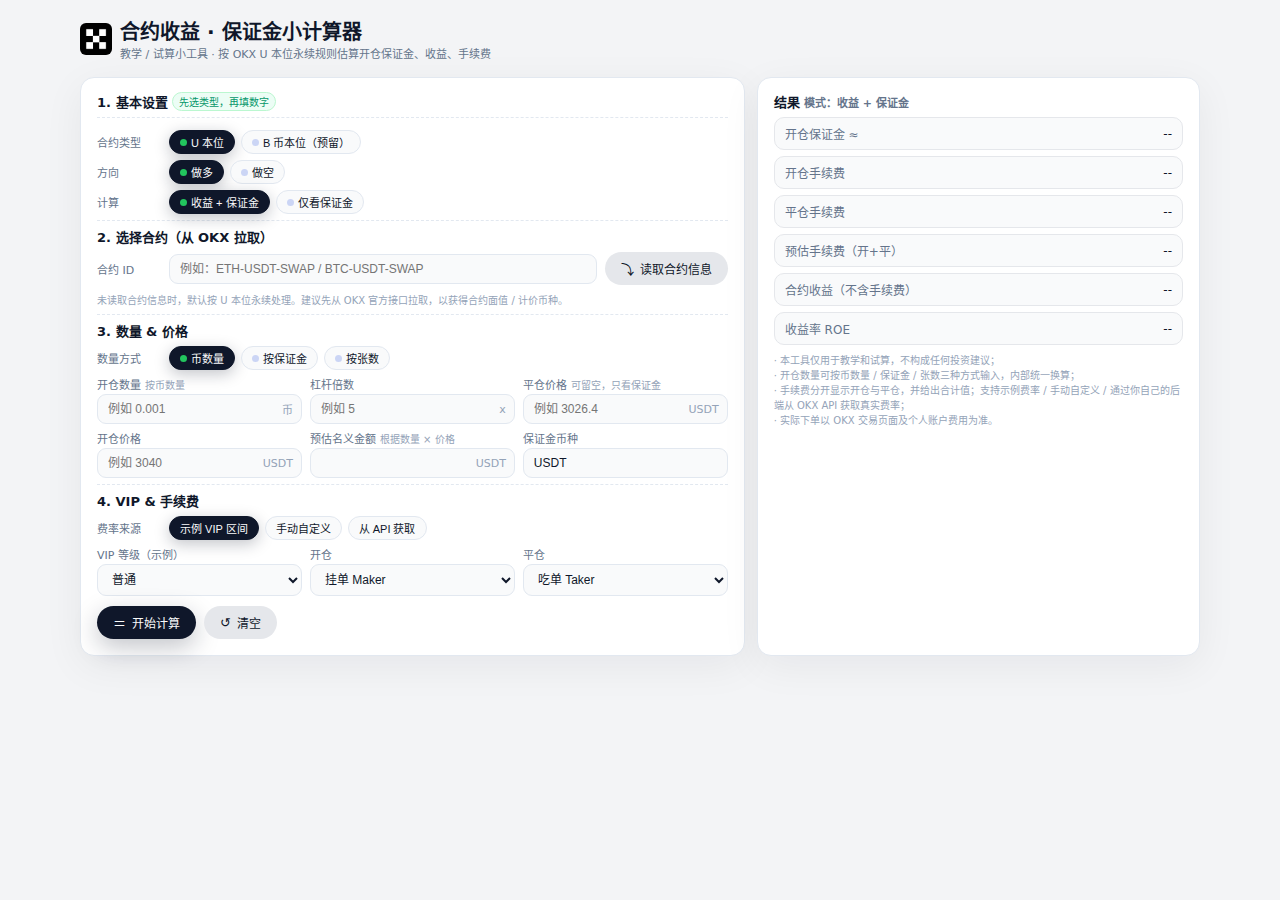
<file: index_okx_contract_calc_api.html>
<!DOCTYPE html>
<html lang="zh-CN">
<head>
  <meta charset="UTF-8" />
  <title>OKX 合约收益 · 保证金小计算器</title>
  <meta name="viewport" content="width=device-width, initial-scale=1" />
  <style>
    * { box-sizing: border-box; margin: 0; padding: 0; }
    body {
      font-family: -apple-system, BlinkMacSystemFont, "SF Pro Text", system-ui, -apple-system-font, "Segoe UI", sans-serif;
      background: #f3f4f6;
      color: #0f172a;
      padding: 16px;
    }
    .app {
      max-width: 1120px;
      margin: 0 auto;
      display: flex;
      flex-direction: column;
      gap: 12px;
    }
    .header {
      display: flex;
      align-items: center;
      gap: 8px;
    }
    .header-title-main {
      font-size: 20px;
      font-weight: 700;
    }
    .header-title-sub {
      font-size: 11px;
      color: #64748b;
    }
    .logo {
      height: 32px;
      width: 32px;
      border-radius: 6px;
      overflow: hidden;
      flex-shrink: 0;
    }
    .logo img { height: 100%; width: 100%; display: block; }
    .layout {
      display: grid;
      grid-template-columns: minmax(0, 2.1fr) minmax(0, 1.4fr);
      gap: 12px;
      margin-top: 4px;
    }
    .card {
      background: #ffffff;
      border-radius: 14px;
      padding: 14px 16px 16px;
      box-shadow: 0 10px 40px rgba(15,23,42,0.06);
      border: 1px solid #e2e8f0;
    }
    .card-title {
      font-size: 13px;
      font-weight: 600;
      margin-bottom: 6px;
      display: flex;
      align-items: center;
      gap: 4px;
    }
    .card-title span.tag {
      font-size: 10px;
      font-weight: 500;
      color: #059669;
      background: #ecfdf5;
      border-radius: 999px;
      padding: 1px 6px;
      border: 1px solid #bbf7d0;
    }
    .section {
      margin-top: 6px;
      padding-top: 6px;
      border-top: 1px dashed #e2e8f0;
    }
    .section:first-of-type {
      border-top: none;
      padding-top: 0;
    }
    .row {
      display: flex;
      align-items: center;
      gap: 8px;
      margin-top: 6px;
    }
    .row label {
      font-size: 11px;
      color: #64748b;
      min-width: 64px;
    }
    .chip-group {
      display: inline-flex;
      flex-wrap: wrap;
      gap: 6px;
    }
    .chip {
      border-radius: 999px;
      border: 1px solid #e2e8f0;
      padding: 3px 10px;
      font-size: 11px;
      background: #f9fafb;
      color: #0f172a;
      cursor: pointer;
      display: inline-flex;
      align-items: center;
      gap: 4px;
      transition: all 0.12s ease-out;
    }
    .chip .dot {
      width: 7px;
      height: 7px;
      border-radius: 999px;
      background: #cbd5f5;
    }
    .chip.active {
      background: #0f172a;
      color: #f9fafb;
      border-color: #0f172a;
      box-shadow: 0 4px 15px rgba(15,23,42,0.25);
    }
    .chip.active .dot {
      background: #22c55e;
    }
    .form-grid {
      display: grid;
      grid-template-columns: repeat(3, minmax(0,1fr));
      gap: 8px;
      margin-top: 6px;
    }
    .field {
      display: flex;
      flex-direction: column;
      gap: 2px;
    }
    .field-label {
      font-size: 11px;
      color: #64748b;
      display: flex;
      align-items: center;
      gap: 4px;
    }
    .field-label .hint {
      font-size: 10px;
      color: #94a3b8;
    }
    .input-wrap {
      position: relative;
      display: flex;
      align-items: center;
    }
    .input {
      width: 100%;
      padding: 7px 10px;
      border-radius: 9px;
      border: 1px solid #e2e8f0;
      font-size: 12px;
      outline: none;
      background: #f9fafb;
      color: #0f172a;
      transition: all 0.12s ease-out;
    }
    .input:focus {
      border-color: #0f172a;
      background: #ffffff;
      box-shadow: 0 0 0 1px #0f172a10;
    }
    .input-unit {
      position: absolute;
      right: 9px;
      font-size: 11px;
      color: #94a3b8;
    }
    .select {
      width: 100%;
      padding: 7px 10px;
      border-radius: 9px;
      border: 1px solid #e2e8f0;
      font-size: 12px;
      background: #f9fafb;
      color: #0f172a;
      outline: none;
    }
    .btn-row {
      display: flex;
      justify-content: flex-start;
      gap: 8px;
      margin-top: 10px;
    }
    .btn {
      border-radius: 999px;
      padding: 7px 16px;
      font-size: 12px;
      font-weight: 500;
      border: none;
      cursor: pointer;
      display: inline-flex;
      align-items: center;
      gap: 6px;
    }
    .btn.primary {
      background: #0f172a;
      color: #f9fafb;
      box-shadow: 0 8px 25px rgba(15,23,42,0.25);
    }
    .btn.secondary {
      background: #e5e7eb;
      color: #0f172a;
    }
    .btn .icon {
      font-size: 13px;
    }
    .results-list {
      display: flex;
      flex-direction: column;
      gap: 6px;
      margin-top: 4px;
    }
    .result-item {
      display: flex;
      align-items: center;
      justify-content: space-between;
      background: #f9fafb;
      border-radius: 10px;
      padding: 7px 10px;
      border: 1px solid #e5e7eb;
      font-size: 12px;
    }
    .result-label {
      color: #64748b;
      display: flex;
      align-items: center;
      gap: 4px;
    }
    .result-value {
      font-variant-numeric: tabular-nums;
    }
    .result-value.negative { color: #dc2626; }
    .result-value.positive { color: #16a34a; }
    .mode-tag {
      font-size: 11px;
      color: #64748b;
    }
    .footnote {
      margin-top: 8px;
      font-size: 10px;
      color: #94a3b8;
      line-height: 1.5;
    }
    .toast {
      position: fixed;
      bottom: 12px;
      right: 12px;
      background: #0f172a;
      color: #f9fafb;
      font-size: 11px;
      padding: 7px 11px;
      border-radius: 999px;
      box-shadow: 0 12px 40px rgba(15,23,42,0.4);
      opacity: 0;
      transform: translateY(8px);
      pointer-events: none;
      transition: all 0.18s ease-out;
    }
    .toast.show {
      opacity: 1;
      transform: translateY(0);
    }
    @media (max-width: 880px) {
      .layout {
        grid-template-columns: minmax(0,1fr);
      }
    }
  </style>
</head>
<body>
<div class="app">
  <div class="header">
    <div class="logo">
      <img src="[data-uri]" alt="OKX Logo" />
    </div>
    <div>
      <div class="header-title-main">合约收益 · 保证金小计算器</div>
      <div class="header-title-sub">教学 / 试算小工具 · 按 OKX U 本位永续规则估算开仓保证金、收益、手续费</div>
    </div>
  </div>

  <div class="layout">
    <div class="card">
      <div class="card-title">
        <span>1. 基本设置</span>
        <span class="tag">先选类型，再填数字</span>
      </div>
      <div class="section">
        <div class="row">
          <label>合约类型</label>
          <div class="chip-group" id="typeGroup">
            <button type="button" class="chip active" data-type="SWAP">
              <span class="dot"></span><span>U 本位</span>
            </button>
            <button type="button" class="chip" data-type="COIN">
              <span class="dot"></span><span>B 币本位（预留）</span>
            </button>
          </div>
        </div>
        <div class="row">
          <label>方向</label>
          <div class="chip-group" id="sideGroup">
            <button type="button" class="chip active" data-side="long">
              <span class="dot"></span><span>做多</span>
            </button>
            <button type="button" class="chip" data-side="short">
              <span class="dot"></span><span>做空</span>
            </button>
          </div>
        </div>
        <div class="row">
          <label>计算</label>
          <div class="chip-group" id="modeGroup">
            <button type="button" class="chip active" data-mode="pnl">
              <span class="dot"></span><span>收益 + 保证金</span>
            </button>
            <button type="button" class="chip" data-mode="margin">
              <span class="dot"></span><span>仅看保证金</span>
            </button>
          </div>
        </div>
      </div>

      <div class="section">
        <div class="card-title">2. 选择合约（从 OKX 拉取）</div>
        <div class="row">
          <label>合约 ID</label>
          <div class="input-wrap" style="flex:1;">
            <input id="instIdInput" class="input" placeholder="例如：ETH-USDT-SWAP / BTC-USDT-SWAP" />
          </div>
          <button class="btn secondary" type="button" id="loadInstBtn">
            <span class="icon">⤵︎</span><span>读取合约信息</span>
          </button>
        </div>
        <div class="footnote" id="instInfo">
          未读取合约信息时，默认按 U 本位永续处理。建议先从 OKX 官方接口拉取，以获得合约面值 / 计价币种。
        </div>
      </div>

      <div class="section">
        <div class="card-title">3. 数量 & 价格</div>
        <div class="row">
          <label>数量方式</label>
          <div class="chip-group" id="qtyModeGroup">
            <button type="button" class="chip active" data-qmode="coin">
              <span class="dot"></span><span>币数量</span>
            </button>
            <button type="button" class="chip" data-qmode="margin">
              <span class="dot"></span><span>按保证金</span>
            </button>
            <button type="button" class="chip" data-qmode="contract">
              <span class="dot"></span><span>按张数</span>
            </button>
          </div>
        </div>

        <div class="form-grid">
          <div class="field">
            <div class="field-label">
              <span id="qtyLabel">开仓数量</span>
              <span class="hint" id="qtyHint">按币数量</span>
            </div>
            <div class="input-wrap">
              <input id="qtyInput" class="input" placeholder="例如 0.001" />
              <span class="input-unit" id="qtyUnit">币</span>
            </div>
          </div>
          <div class="field">
            <div class="field-label">
              <span>杠杆倍数</span>
            </div>
            <div class="input-wrap">
              <input id="leverInput" class="input" placeholder="例如 5" />
              <span class="input-unit">x</span>
            </div>
          </div>
          <div class="field">
            <div class="field-label">
              <span>平仓价格</span>
              <span class="hint">可留空，只看保证金</span>
            </div>
            <div class="input-wrap">
              <input id="closePriceInput" class="input" placeholder="例如 3026.4" />
              <span class="input-unit" id="pxUnit2">USDT</span>
            </div>
          </div>
        </div>

        <div class="form-grid" style="margin-top:6px;">
          <div class="field">
            <div class="field-label">
              <span>开仓价格</span>
            </div>
            <div class="input-wrap">
              <input id="openPriceInput" class="input" placeholder="例如 3040" />
              <span class="input-unit" id="pxUnit1">USDT</span>
            </div>
          </div>
          <div class="field">
            <div class="field-label">
              <span>预估名义金额</span>
              <span class="hint">根据数量 × 价格</span>
            </div>
            <div class="input-wrap">
              <input id="notionalPreview" class="input" disabled />
              <span class="input-unit" id="notionalUnit">USDT</span>
            </div>
          </div>
          <div class="field">
            <div class="field-label">
              <span>保证金币种</span>
            </div>
            <div class="input-wrap">
              <input id="marginCcyInput" class="input" disabled />
            </div>
          </div>
        </div>
      </div>

      <div class="section">
        <div class="card-title">4. VIP & 手续费</div>

        <div class="row">
          <label>费率来源</label>
          <div class="chip-group" id="feeModeGroup">
            <button type="button" class="chip active" data-feemode="demo">
              <span>示例 VIP 区间</span>
            </button>
            <button type="button" class="chip" data-feemode="manual">
              <span>手动自定义</span>
            </button>
            <button type="button" class="chip" data-feemode="api">
              <span>从 API 获取</span>
            </button>
          </div>
        </div>

        <div class="form-grid" id="vipRow" style="margin-top:6px;">
          <div class="field">
            <div class="field-label">
              <span>VIP 等级（示例）</span>
            </div>
            <select id="vipLevel" class="select">
              <option value="Regular">普通</option>
              <option value="VIP1">VIP 1</option>
              <option value="VIP2">VIP 2</option>
              <option value="VIP3">VIP 3</option>
              <option value="VIP4">VIP 4</option>
              <option value="VIP5">VIP 5</option>
              <option value="VIP6">VIP 6</option>
              <option value="VIP7">VIP 7</option>
              <option value="VIP8">VIP 8</option>
            </select>
          </div>
          <div class="field">
            <div class="field-label">
              <span>开仓</span>
            </div>
            <select id="openRole" class="select">
              <option value="maker">挂单 Maker</option>
              <option value="taker">吃单 Taker</option>
            </select>
          </div>
          <div class="field">
            <div class="field-label">
              <span>平仓</span>
            </div>
            <select id="closeRole" class="select">
              <option value="maker">挂单 Maker</option>
              <option value="taker" selected>吃单 Taker</option>
            </select>
          </div>
        </div>

        <div class="form-grid" id="manualFeeRow" style="margin-top:6px; display:none;">
          <div class="field">
            <div class="field-label">
              <span>自定义 Maker 费率</span>
              <span class="hint">例如 0.00010</span>
            </div>
            <div class="input-wrap">
              <input id="manualMaker" class="input" placeholder="Maker 费率" />
            </div>
          </div>
          <div class="field">
            <div class="field-label">
              <span>自定义 Taker 费率</span>
              <span class="hint">例如 0.00035</span>
            </div>
            <div class="input-wrap">
              <input id="manualTaker" class="input" placeholder="Taker 费率" />
            </div>
          </div>
        </div>

        <div class="row" id="apiFeeRow" style="margin-top:6px; display:none;">
          <button type="button" id="fetchFeeBtn" class="btn secondary">
            <span class="icon">☁︎</span>
            <span>从后端 API 拉取当前账户费率</span>
          </button>
          <div id="feeSourceLabel" style="font-size:10px;color:#94a3b8;flex:1;">
            需配合你自己的后端代理（安全保存 OKX API Key）
          </div>
        </div>
      </div>

      <div class="btn-row">
        <button class="btn primary" type="button" id="calcBtn">
          <span class="icon">＝</span><span>开始计算</span>
        </button>
        <button class="btn secondary" type="button" id="resetBtn">
          <span class="icon">↺</span><span>清空</span>
        </button>
      </div>
    </div>

    <div class="card">
      <div class="card-title">
        <span>结果</span>
        <span class="mode-tag" id="modeTag">模式：收益 + 保证金</span>
      </div>
      <div class="results-list">
        <div class="result-item">
          <div class="result-label">开仓保证金 ≈</div>
          <div class="result-value" id="resMargin">--</div>
        </div>
        <div class="result-item">
          <div class="result-label">开仓手续费</div>
          <div class="result-value" id="resOpenFee">--</div>
        </div>
        <div class="result-item">
          <div class="result-label">平仓手续费</div>
          <div class="result-value" id="resCloseFee">--</div>
        </div>
        <div class="result-item">
          <div class="result-label">预估手续费（开+平）</div>
          <div class="result-value" id="resTotalFee">--</div>
        </div>
        <div class="result-item">
          <div class="result-label">合约收益（不含手续费）</div>
          <div class="result-value" id="resPnl">--</div>
        </div>
        <div class="result-item">
          <div class="result-label">收益率 ROE</div>
          <div class="result-value" id="resRoe">--</div>
        </div>
      </div>
      <div class="footnote">
        · 本工具仅用于教学和试算，不构成任何投资建议；<br />
        · 开仓数量可按币数量 / 保证金 / 张数三种方式输入，内部统一换算；<br />
        · 手续费分开显示开仓与平仓，并给出合计值；支持示例费率 / 手动自定义 / 通过你自己的后端从 OKX API 获取真实费率；<br />
        · 实际下单以 OKX 交易页面及个人账户费用为准。
      </div>
    </div>
  </div>
</div>

<div class="toast" id="toast">已更新设置</div>

<script>
  // ===== 全局状态 =====
  let currentType = "SWAP";   // SWAP: U本位永续；COIN 预留
  let currentSide = "long";   // long / short
  let currentMode = "pnl";    // pnl / margin
  let currentQtyMode = "coin"; // coin / margin / contract
  let currentFeeMode = "demo"; // demo / manual / api
  let customMaker = null;
  let customTaker = null;
  let currentInst = null;     // OKX instruments 返回的信息

  // ===== DOM =====
  const instIdInput = document.getElementById("instIdInput");
  const instInfoEl = document.getElementById("instInfo");
  const loadInstBtn = document.getElementById("loadInstBtn");

  const qtyLabelEl = document.getElementById("qtyLabel");
  const qtyHintEl = document.getElementById("qtyHint");
  const qtyUnitEl = document.getElementById("qtyUnit");
  const qtyInput = document.getElementById("qtyInput");
  const leverInput = document.getElementById("leverInput");
  const openPriceInput = document.getElementById("openPriceInput");
  const closePriceInput = document.getElementById("closePriceInput");
  const pxUnit1 = document.getElementById("pxUnit1");
  const pxUnit2 = document.getElementById("pxUnit2");
  const notionalPreview = document.getElementById("notionalPreview");
  const notionalUnit = document.getElementById("notionalUnit");
  const marginCcyInput = document.getElementById("marginCcyInput");

  const vipLevelEl = document.getElementById("vipLevel");
  const openRoleEl = document.getElementById("openRole");
  const closeRoleEl = document.getElementById("closeRole");

  const manualMakerEl = document.getElementById("manualMaker");
  const manualTakerEl = document.getElementById("manualTaker");

  const feeModeGroup = document.getElementById("feeModeGroup");
  const vipRow = document.getElementById("vipRow");
  const manualFeeRow = document.getElementById("manualFeeRow");
  const apiFeeRow = document.getElementById("apiFeeRow");
  const fetchFeeBtn = document.getElementById("fetchFeeBtn");
  const feeSourceLabel = document.getElementById("feeSourceLabel");

  const typeGroup = document.getElementById("typeGroup");
  const sideGroup = document.getElementById("sideGroup");
  const modeGroup = document.getElementById("modeGroup");
  const qtyModeGroup = document.getElementById("qtyModeGroup");

  const calcBtn = document.getElementById("calcBtn");
  const resetBtn = document.getElementById("resetBtn");

  const resMargin = document.getElementById("resMargin");
  const resOpenFee = document.getElementById("resOpenFee");
  const resCloseFee = document.getElementById("resCloseFee");
  const resTotalFee = document.getElementById("resTotalFee");
  const resPnl = document.getElementById("resPnl");
  const resRoe = document.getElementById("resRoe");
  const modeTag = document.getElementById("modeTag");
  const toast = document.getElementById("toast");

  // ===== 示例 VIP 费率配置（仅教学用，区间大致参考 OKX 费率页面）=====
  const vipFeeConfig = {
    SWAP: {
      Regular: { maker: 0.00020, taker: 0.00050 },
      VIP1:   { maker: 0.00016, taker: 0.00045 },
      VIP2:   { maker: 0.00014, taker: 0.00040 },
      VIP3:   { maker: 0.00012, taker: 0.00035 },
      VIP4:   { maker: 0.00010, taker: 0.00030 },
      VIP5:   { maker: 0.00008, taker: 0.00028 },
      VIP6:   { maker: 0.00006, taker: 0.00026 },
      VIP7:   { maker: 0.00005, taker: 0.00024 },
      VIP8:   { maker: 0.00004, taker: 0.00022 }
    }
  };

  // ===== 工具函数 =====
  function fmt(x, decimals) {
    if (!isFinite(x)) return "--";
    const d = decimals ?? 4;
    return Number(x).toFixed(d);
  }
  function fmtFee(x) {
    return fmt(x, 10); // 手续费精度 10 位
  }
  function parseNum(str) {
    if (str == null) return NaN;
    const s = String(str).trim();
    if (!s) return NaN;
    const n = Number(s);
    return isFinite(n) ? n : NaN;
  }
  function parseNumFromInput(el) {
    if (!el) return NaN;
    return parseNum(el.value);
  }
  function showToast(msg) {
    if (msg) toast.textContent = msg;
    toast.classList.add("show");
    setTimeout(() => toast.classList.remove("show"), 1600);
  }

  function attachChipGroup(group, key) {
    group.addEventListener("click", (e) => {
      const btn = e.target.closest(".chip");
      if (!btn) return;
      const value = btn.dataset[key];
      if (!value) return;
      [...group.querySelectorAll(".chip")].forEach((c) =>
        c.classList.toggle("active", c === btn)
      );
      if (key === "type") {
        currentType = value;
        updateFromInst();
      }
      if (key === "side") currentSide = value;
      if (key === "mode") {
        currentMode = value;
        updateModeView();
      }
      if (key === "qmode") {
        currentQtyMode = value;
        updateQtyModeView();
      }
      if (key === "feemode") {
        currentFeeMode = value;
        updateFeeModeView();
      }
    });
  }

  function updateModeView() {
    if (currentMode === "pnl") {
      modeTag.textContent = "模式：收益 + 保证金";
    } else {
      modeTag.textContent = "模式：仅看开仓保证金";
    }
  }

  function updateQtyModeView() {
    if (currentQtyMode === "coin") {
      qtyLabelEl.textContent = "开仓数量";
      qtyHintEl.textContent = "按币数量";
      qtyUnitEl.textContent = currentInst?.ctValCcy || currentInst?.baseCcy || "币";
    } else if (currentQtyMode === "margin") {
      qtyLabelEl.textContent = "计划投入保证金";
      qtyHintEl.textContent = "按保证金金额";
      qtyUnitEl.textContent = currentInst?.settleCcy || "USDT";
    } else if (currentQtyMode === "contract") {
      qtyLabelEl.textContent = "开仓张数";
      qtyHintEl.textContent = "内部按合约面值换算币数量";
      qtyUnitEl.textContent = "张";
    }
    previewNotional();
  }

  function updateFeeModeView() {
    if (currentFeeMode === "demo") {
      vipRow.style.display = "grid";
      manualFeeRow.style.display = "none";
      apiFeeRow.style.display = "none";
    } else if (currentFeeMode === "manual") {
      vipRow.style.display = "none";
      manualFeeRow.style.display = "grid";
      apiFeeRow.style.display = "none";
    } else if (currentFeeMode === "api") {
      vipRow.style.display = "none";
      manualFeeRow.style.display = "none";
      apiFeeRow.style.display = "flex";
    }
  }

  function updateFromInst() {
    const settle = currentInst?.settleCcy || "USDT";
    const base = currentInst?.ctValCcy || currentInst?.baseCcy || "币";
    pxUnit1.textContent = settle;
    pxUnit2.textContent = settle;
    notionalUnit.textContent = settle;
    marginCcyInput.value = settle;
    qtyUnitEl.textContent = base;
    previewNotional();
  }

  function previewNotional() {
    const qty = parseNumFromInput(qtyInput);
    const openPx = parseNumFromInput(openPriceInput);
    if (!isFinite(qty) || !isFinite(openPx)) {
      notionalPreview.value = "";
      return;
    }
    let qtyCoin;
    if (currentQtyMode === "coin") {
      qtyCoin = qty;
    } else if (currentQtyMode === "margin") {
      const lev = parseNumFromInput(leverInput);
      if (!isFinite(lev) || lev <= 0) {
        notionalPreview.value = "";
        return;
      }
      qtyCoin = (qty * lev) / openPx;
    } else if (currentQtyMode === "contract") {
      const ctVal = parseNum(currentInst?.ctVal);
      if (!isFinite(ctVal) || ctVal <= 0) {
        notionalPreview.value = "";
        return;
      }
      qtyCoin = qty * ctVal;
    }
    const notional = qtyCoin * openPx;
    if (isFinite(notional)) {
      notionalPreview.value = fmt(notional, 4);
    }
  }

  // ===== 计算核心 =====
  function compute() {
    if (currentType !== "SWAP") {
      alert("当前版本仅对 U 本位永续（USDT 本位）做了完整校准，币本位暂未启用。");
      return;
    }

    const qtyRaw = parseNumFromInput(qtyInput);
    const lev = parseNumFromInput(leverInput);
    const openPx = parseNumFromInput(openPriceInput);
    const closePx = parseNumFromInput(closePriceInput);
    if (!isFinite(qtyRaw) || qtyRaw <= 0 || !isFinite(lev) || lev <= 0 || !isFinite(openPx) || openPx <= 0) {
      alert("请先填写开仓数量 / 杠杆 / 开仓价格。");
      return;
    }

    let qtyCoin = NaN;
    if (currentQtyMode === "coin") {
      qtyCoin = qtyRaw;
    } else if (currentQtyMode === "margin") {
      qtyCoin = (qtyRaw * lev) / openPx;
    } else if (currentQtyMode === "contract") {
      const ctVal = parseNum(currentInst?.ctVal);
      if (!isFinite(ctVal) || ctVal <= 0) {
        alert("当前合约未能读取到 ctVal（面值），请先点击“读取合约信息”。");
        return;
      }
      qtyCoin = qtyRaw * ctVal;
    }

    if (!isFinite(qtyCoin) || qtyCoin <= 0) {
      alert("无法换算出有效的币数量，请检查数量 / 面值设置。");
      return;
    }

    const sideSign = currentSide === "long" ? 1 : -1;
    const notionalOpen = qtyCoin * openPx;
    const margin = notionalOpen / lev;

    // 手续费率选择
    let openRate = 0;
    let closeRate = 0;
    if (currentFeeMode === "demo") {
      const level = vipLevelEl.value;
      const cfg = vipFeeConfig[currentType]?.[level];
      openRate = cfg ? cfg[openRoleEl.value] : 0;
      closeRate = cfg ? cfg[closeRoleEl.value] : 0;
    } else if (currentFeeMode === "manual") {
      const m = parseNumFromInput(manualMakerEl);
      const t = parseNumFromInput(manualTakerEl);
      customMaker = m;
      customTaker = t;
      openRate = openRoleEl.value === "maker" ? (m || 0) : (t || 0);
      closeRate = closeRoleEl.value === "maker" ? (m || 0) : (t || 0);
    } else if (currentFeeMode === "api") {
      openRate = openRoleEl.value === "maker" ? (customMaker || 0) : (customTaker || 0);
      closeRate = closeRoleEl.value === "maker" ? (customMaker || 0) : (customTaker || 0);
    }

    const openFee = notionalOpen * openRate;
    let closeFee = 0;
    let pnl = NaN;
    let roe = NaN;

    if (isFinite(closePx) && closePx > 0 && currentMode === "pnl") {
      const notionalClose = qtyCoin * closePx;
      closeFee = notionalClose * closeRate;
      const diff = (closePx - openPx) * sideSign;
      pnl = qtyCoin * diff;
      roe = margin !== 0 ? (pnl / margin) * 100 : NaN;
    }

    const totalFee = openFee + closeFee;

    const settle = currentInst?.settleCcy || "USDT";

    resMargin.textContent = fmt(margin, 4) + " " + settle;
    resOpenFee.textContent = fmtFee(openFee) + " " + settle;
    resCloseFee.textContent = fmtFee(closeFee) + " " + settle;
    resTotalFee.textContent = fmtFee(totalFee) + " " + settle;

    if (isFinite(pnl)) {
      resPnl.textContent = fmt(pnl, 4) + " " + settle;
      resPnl.classList.toggle("negative", pnl < 0);
      resPnl.classList.toggle("positive", pnl > 0);
    } else {
      resPnl.textContent = "--";
      resPnl.classList.remove("negative","positive");
    }
    if (isFinite(roe)) {
      resRoe.textContent = fmt(roe, 2) + " %";
      resRoe.classList.toggle("negative", roe < 0);
      resRoe.classList.toggle("positive", roe > 0);
    } else {
      resRoe.textContent = "--";
      resRoe.classList.remove("negative","positive");
    }

    previewNotional();
  }

  function resetAll() {
    instIdInput.value = "";
    instInfoEl.textContent = "未读取合约信息时，默认按 U 本位永续处理。建议先从 OKX 官方接口拉取，以获得合约面值 / 计价币种。";
    currentInst = null;
    qtyInput.value = "";
    leverInput.value = "";
    openPriceInput.value = "";
    closePriceInput.value = "";
    notionalPreview.value = "";
    closePriceInput.value = "";
    manualMakerEl.value = "";
    manualTakerEl.value = "";
    customMaker = null;
    customTaker = null;

    resMargin.textContent = "--";
    resOpenFee.textContent = "--";
    resCloseFee.textContent = "--";
    resTotalFee.textContent = "--";
    resPnl.textContent = "--";
    resRoe.textContent = "--";

    marginCcyInput.value = "USDT";
    updateFromInst();
  }

  // ===== OKX instruments 公共接口：读取合约面值 / 币种 =====
  async function handleLoadInst() {
    const instId = instIdInput.value.trim();
    if (!instId) {
      alert("请先输入合约 ID，例如 ETH-USDT-SWAP");
      return;
    }
    instInfoEl.textContent = "从 OKX 拉取中…";
    try {
      const url = "https://www.okx.com/api/v5/public/instruments?instType=SWAP&instId=" + encodeURIComponent(instId);
      const res = await fetch(url);
      if (!res.ok) throw new Error("HTTP " + res.status);
      const data = await res.json();
      if (data.code !== "0" || !data.data || !data.data.length) {
        throw new Error("返回异常：" + JSON.stringify(data));
      }
      currentInst = data.data[0];
      instInfoEl.textContent =
        "已读取：" +
        (currentInst.instId || "") +
        " · 面值 ctVal=" +
        (currentInst.ctVal || "?") +
        " · 计价币=" +
        (currentInst.ctValCcy || currentInst.baseCcy || "?") +
        " · 结算币=" +
        (currentInst.settleCcy || "?");
      updateFromInst();
      showToast("已从 OKX 读取合约信息");
    } catch (e) {
      console.error(e);
      instInfoEl.textContent = "拉取失败，请检查合约 ID 或稍后重试。";
    }
  }

  // ===== 从你自己的后端 API 拉取费率 =====
  const FEE_PROXY_URL = "https://your-domain.com/api/okx-fee"; // TODO: 改成你在 Vercel/Render 上部署的地址

  async function fetchFeeFromBackend() {
    if (!currentInst || !currentInst.instId) {
      feeSourceLabel.textContent = "请先选择合约，再拉取费率";
      return;
    }
    feeSourceLabel.textContent = "拉取中…";
    try {
      const url =
        FEE_PROXY_URL +
        "?instType=" +
        encodeURIComponent(currentType) +
        "&instId=" +
        encodeURIComponent(currentInst.instId);
      const res = await fetch(url);
      if (!res.ok) throw new Error("HTTP " + res.status);
      const data = await res.json();
      if (typeof data.maker !== "number" || typeof data.taker !== "number") {
        throw new Error("返回格式不符合预期");
      }
      customMaker = data.maker;
      customTaker = data.taker;
      feeSourceLabel.textContent =
        "已从后端加载费率：Maker " + data.maker + " / Taker " + data.taker;
      showToast("已更新为 API 费率");
    } catch (e) {
      console.error(e);
      feeSourceLabel.textContent = "拉取失败，请检查后端服务或浏览器控制台";
    }
  }

  // ===== 事件绑定 =====
  attachChipGroup(typeGroup, "type");
  attachChipGroup(sideGroup, "side");
  attachChipGroup(modeGroup, "mode");
  attachChipGroup(qtyModeGroup, "qmode");
  attachChipGroup(feeModeGroup, "feemode");

  calcBtn.addEventListener("click", compute);
  resetBtn.addEventListener("click", resetAll);
  loadInstBtn.addEventListener("click", handleLoadInst);
  if (fetchFeeBtn) {
    fetchFeeBtn.addEventListener("click", fetchFeeFromBackend);
  }

  openPriceInput.addEventListener("input", previewNotional);
  qtyInput.addEventListener("input", previewNotional);
  leverInput.addEventListener("input", previewNotional);

  // 初始
  marginCcyInput.value = "USDT";
  updateModeView();
  updateFromInst();
  updateQtyModeView();
  updateFeeModeView();
</script>
</body>
</html>
</file>
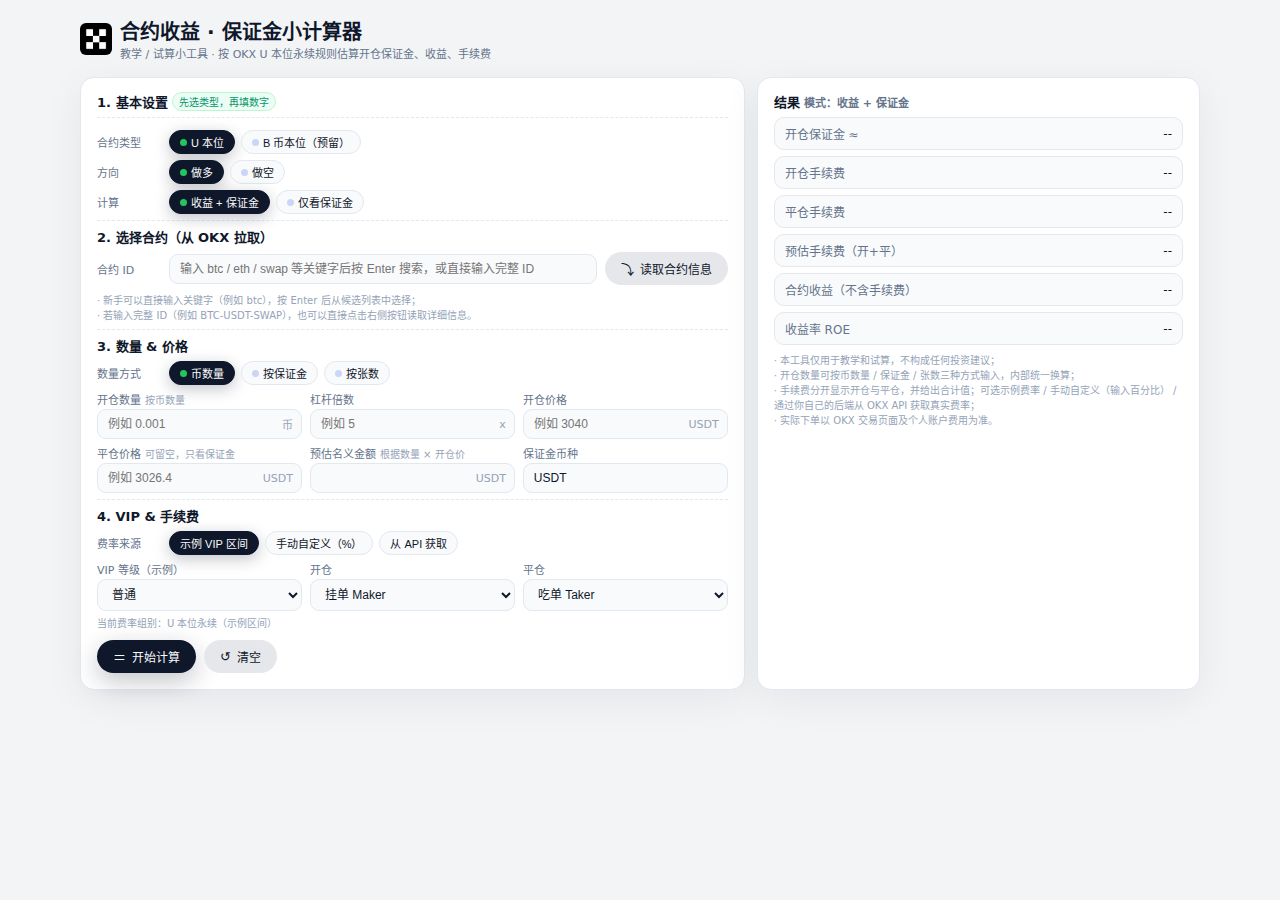
<file: index_okx_contract_calc_api_v2.html>
<!DOCTYPE html>
<html lang="zh-CN">
<head>
  <meta charset="UTF-8" />
  <title>OKX 合约收益 · 保证金小计算器</title>
  <meta name="viewport" content="width=device-width, initial-scale=1" />
  <style>
    * { box-sizing: border-box; margin: 0; padding: 0; }
    body {
      font-family: -apple-system, BlinkMacSystemFont, "SF Pro Text", system-ui, -apple-system-font, "Segoe UI", sans-serif;
      background: #f3f4f6;
      color: #0f172a;
      padding: 16px;
    }
    .app {
      max-width: 1120px;
      margin: 0 auto;
      display: flex;
      flex-direction: column;
      gap: 12px;
    }
    .header {
      display: flex;
      align-items: center;
      gap: 8px;
    }
    .header-title-main {
      font-size: 20px;
      font-weight: 700;
    }
    .header-title-sub {
      font-size: 11px;
      color: #64748b;
    }
    .logo {
      height: 32px;
      width: 32px;
      border-radius: 6px;
      overflow: hidden;
      flex-shrink: 0;
    }
    .logo img { height: 100%; width: 100%; display: block; }
    .layout {
      display: grid;
      grid-template-columns: minmax(0, 2.1fr) minmax(0, 1.4fr);
      gap: 12px;
      margin-top: 4px;
    }
    .card {
      background: #ffffff;
      border-radius: 14px;
      padding: 14px 16px 16px;
      box-shadow: 0 10px 40px rgba(15,23,42,0.06);
      border: 1px solid #e2e8f0;
    }
    .card-title {
      font-size: 13px;
      font-weight: 600;
      margin-bottom: 6px;
      display: flex;
      align-items: center;
      gap: 4px;
    }
    .card-title span.tag {
      font-size: 10px;
      font-weight: 500;
      color: #059669;
      background: #ecfdf5;
      border-radius: 999px;
      padding: 1px 6px;
      border: 1px solid #bbf7d0;
    }
    .section {
      margin-top: 6px;
      padding-top: 6px;
      border-top: 1px dashed #e2e8f0;
    }
    .section:first-of-type {
      border-top: none;
      padding-top: 0;
    }
    .row {
      display: flex;
      align-items: center;
      gap: 8px;
      margin-top: 6px;
    }
    .row label {
      font-size: 11px;
      color: #64748b;
      min-width: 64px;
    }
    .chip-group {
      display: inline-flex;
      flex-wrap: wrap;
      gap: 6px;
    }
    .chip {
      border-radius: 999px;
      border: 1px solid #e2e8f0;
      padding: 3px 10px;
      font-size: 11px;
      background: #f9fafb;
      color: #0f172a;
      cursor: pointer;
      display: inline-flex;
      align-items: center;
      gap: 4px;
      transition: all 0.12s ease-out;
    }
    .chip .dot {
      width: 7px;
      height: 7px;
      border-radius: 999px;
      background: #cbd5f5;
    }
    .chip.active {
      background: #0f172a;
      color: #f9fafb;
      border-color: #0f172a;
      box-shadow: 0 4px 15px rgba(15,23,42,0.25);
    }
    .chip.active .dot {
      background: #22c55e;
    }
    .form-grid {
      display: grid;
      grid-template-columns: repeat(3, minmax(0,1fr));
      gap: 8px;
      margin-top: 6px;
    }
    .field {
      display: flex;
      flex-direction: column;
      gap: 2px;
    }
    .field-label {
      font-size: 11px;
      color: #64748b;
      display: flex;
      align-items: center;
      gap: 4px;
    }
    .field-label .hint {
      font-size: 10px;
      color: #94a3b8;
    }
    .input-wrap {
      position: relative;
      display: flex;
      align-items: center;
    }
    .input {
      width: 100%;
      padding: 7px 10px;
      border-radius: 9px;
      border: 1px solid #e2e8f0;
      font-size: 12px;
      outline: none;
      background: #f9fafb;
      color: #0f172a;
      transition: all 0.12s ease-out;
    }
    .input:focus {
      border-color: #0f172a;
      background: #ffffff;
      box-shadow: 0 0 0 1px #0f172a10;
    }
    .input-unit {
      position: absolute;
      right: 9px;
      font-size: 11px;
      color: #94a3b8;
    }
    .select {
      width: 100%;
      padding: 7px 10px;
      border-radius: 9px;
      border: 1px solid #e2e8f0;
      font-size: 12px;
      background: #f9fafb;
      color: #0f172a;
      outline: none;
    }
    .btn-row {
      display: flex;
      justify-content: flex-start;
      gap: 8px;
      margin-top: 10px;
    }
    .btn {
      border-radius: 999px;
      padding: 7px 16px;
      font-size: 12px;
      font-weight: 500;
      border: none;
      cursor: pointer;
      display: inline-flex;
      align-items: center;
      gap: 6px;
    }
    .btn.primary {
      background: #0f172a;
      color: #f9fafb;
      box-shadow: 0 8px 25px rgba(15,23,42,0.25);
    }
    .btn.secondary {
      background: #e5e7eb;
      color: #0f172a;
    }
    .btn .icon {
      font-size: 13px;
    }
    .results-list {
      display: flex;
      flex-direction: column;
      gap: 6px;
      margin-top: 4px;
    }
    .result-item {
      display: flex;
      align-items: center;
      justify-content: space-between;
      background: #f9fafb;
      border-radius: 10px;
      padding: 7px 10px;
      border: 1px solid #e5e7eb;
      font-size: 12px;
    }
    .result-label {
      color: #64748b;
      display: flex;
      align-items: center;
      gap: 4px;
    }
    .result-value {
      font-variant-numeric: tabular-nums;
    }
    .result-value.negative { color: #dc2626; }
    .result-value.positive { color: #16a34a; }
    .mode-tag {
      font-size: 11px;
      color: #64748b;
    }
    .footnote {
      margin-top: 8px;
      font-size: 10px;
      color: #94a3b8;
      line-height: 1.5;
    }
    .toast {
      position: fixed;
      bottom: 12px;
      right: 12px;
      background: #0f172a;
      color: #f9fafb;
      font-size: 11px;
      padding: 7px 11px;
      border-radius: 999px;
      box-shadow: 0 12px 40px rgba(15,23,42,0.4);
      opacity: 0;
      transform: translateY(8px);
      pointer-events: none;
      transition: all 0.18s ease-out;
    }
    .toast.show {
      opacity: 1;
      transform: translateY(0);
    }

    .inst-search-wrap {
      position: relative;
      flex: 1;
    }
    .inst-suggest {
      position: absolute;
      left: 0;
      right: 0;
      top: 32px;
      background: #ffffff;
      border-radius: 10px;
      box-shadow: 0 18px 45px rgba(15,23,42,0.18);
      border: 1px solid #e2e8f0;
      z-index: 20;
      max-height: 260px;
      overflow-y: auto;
      font-size: 12px;
    }
    .inst-suggest-item {
      padding: 6px 10px;
      cursor: pointer;
      display: flex;
      align-items: center;
      justify-content: space-between;
      gap: 6px;
    }
    .inst-suggest-item span.code {
      font-weight: 500;
      color: #0f172a;
    }
    .inst-suggest-item span.meta {
      font-size: 11px;
      color: #94a3b8;
    }
    .inst-suggest-item:hover {
      background: #f1f5f9;
    }
    .inst-suggest-empty {
      padding: 6px 10px;
      color: #94a3b8;
    }
    .fee-group-label {
      font-size: 10px;
      color: #94a3b8;
      margin-top: 4px;
    }

    @media (max-width: 880px) {
      .layout {
        grid-template-columns: minmax(0,1fr);
      }
    }
  </style>
</head>
<body>
<div class="app">
  <div class="header">
    <div class="logo">
      <img src="[data-uri]" alt="OKX Logo" />
    </div>
    <div>
      <div class="header-title-main">合约收益 · 保证金小计算器</div>
      <div class="header-title-sub">教学 / 试算小工具 · 按 OKX U 本位永续规则估算开仓保证金、收益、手续费</div>
    </div>
  </div>

  <div class="layout">
    <div class="card">
      <div class="card-title">
        <span>1. 基本设置</span>
        <span class="tag">先选类型，再填数字</span>
      </div>
      <div class="section">
        <div class="row">
          <label>合约类型</label>
          <div class="chip-group" id="typeGroup">
            <button type="button" class="chip active" data-type="SWAP">
              <span class="dot"></span><span>U 本位</span>
            </button>
            <button type="button" class="chip" data-type="COIN">
              <span class="dot"></span><span>B 币本位（预留）</span>
            </button>
          </div>
        </div>
        <div class="row">
          <label>方向</label>
          <div class="chip-group" id="sideGroup">
            <button type="button" class="chip active" data-side="long">
              <span class="dot"></span><span>做多</span>
            </button>
            <button type="button" class="chip" data-side="short">
              <span class="dot"></span><span>做空</span>
            </button>
          </div>
        </div>
        <div class="row">
          <label>计算</label>
          <div class="chip-group" id="modeGroup">
            <button type="button" class="chip active" data-mode="pnl">
              <span class="dot"></span><span>收益 + 保证金</span>
            </button>
            <button type="button" class="chip" data-mode="margin">
              <span class="dot"></span><span>仅看保证金</span>
            </button>
          </div>
        </div>
      </div>

      <div class="section">
        <div class="card-title">2. 选择合约（从 OKX 拉取）</div>
        <div class="row">
          <label>合约 ID</label>
          <div class="inst-search-wrap" id="instSearchWrap">
            <div class="input-wrap">
              <input id="instIdInput" class="input" placeholder="输入 btc / eth / swap 等关键字后按 Enter 搜索，或直接输入完整 ID" />
            </div>
            <div class="inst-suggest" id="instSuggest" style="display:none;"></div>
          </div>
          <button class="btn secondary" type="button" id="loadInstBtn">
            <span class="icon">⤵︎</span><span>读取合约信息</span>
          </button>
        </div>
        <div class="footnote" id="instInfo">
          · 新手可以直接输入关键字（例如 btc），按 Enter 后从候选列表中选择；<br />
          · 若输入完整 ID（例如 BTC-USDT-SWAP），也可以直接点击右侧按钮读取详细信息。
        </div>
      </div>

      <div class="section">
        <div class="card-title">3. 数量 & 价格</div>
        <div class="row">
          <label>数量方式</label>
          <div class="chip-group" id="qtyModeGroup">
            <button type="button" class="chip active" data-qmode="coin">
              <span class="dot"></span><span>币数量</span>
            </button>
            <button type="button" class="chip" data-qmode="margin">
              <span class="dot"></span><span>按保证金</span>
            </button>
            <button type="button" class="chip" data-qmode="contract">
              <span class="dot"></span><span>按张数</span>
            </button>
          </div>
        </div>

        <div class="form-grid">
          <div class="field">
            <div class="field-label">
              <span id="qtyLabel">开仓数量</span>
              <span class="hint" id="qtyHint">按币数量</span>
            </div>
            <div class="input-wrap">
              <input id="qtyInput" class="input" placeholder="例如 0.001" />
              <span class="input-unit" id="qtyUnit">币</span>
            </div>
          </div>
          <div class="field">
            <div class="field-label">
              <span>杠杆倍数</span>
            </div>
            <div class="input-wrap">
              <input id="leverInput" class="input" placeholder="例如 5" />
              <span class="input-unit">x</span>
            </div>
          </div>
          <div class="field">
            <div class="field-label">
              <span>开仓价格</span>
            </div>
            <div class="input-wrap">
              <input id="openPriceInput" class="input" placeholder="例如 3040" />
              <span class="input-unit" id="pxUnit1">USDT</span>
            </div>
          </div>
        </div>

        <div class="form-grid" style="margin-top:6px;">
          <div class="field">
            <div class="field-label">
              <span>平仓价格</span>
              <span class="hint">可留空，只看保证金</span>
            </div>
            <div class="input-wrap">
              <input id="closePriceInput" class="input" placeholder="例如 3026.4" />
              <span class="input-unit" id="pxUnit2">USDT</span>
            </div>
          </div>
          <div class="field">
            <div class="field-label">
              <span>预估名义金额</span>
              <span class="hint">根据数量 × 开仓价</span>
            </div>
            <div class="input-wrap">
              <input id="notionalPreview" class="input" disabled />
              <span class="input-unit" id="notionalUnit">USDT</span>
            </div>
          </div>
          <div class="field">
            <div class="field-label">
              <span>保证金币种</span>
            </div>
            <div class="input-wrap">
              <input id="marginCcyInput" class="input" disabled />
            </div>
          </div>
        </div>
      </div>

      <div class="section">
        <div class="card-title">4. VIP & 手续费</div>

        <div class="row">
          <label>费率来源</label>
          <div class="chip-group" id="feeModeGroup">
            <button type="button" class="chip active" data-feemode="demo">
              <span>示例 VIP 区间</span>
            </button>
            <button type="button" class="chip" data-feemode="manual">
              <span>手动自定义（%）</span>
            </button>
            <button type="button" class="chip" data-feemode="api">
              <span>从 API 获取</span>
            </button>
          </div>
        </div>

        <div class="form-grid" id="vipRow" style="margin-top:6px;">
          <div class="field">
            <div class="field-label">
              <span>VIP 等级（示例）</span>
            </div>
            <select id="vipLevel" class="select">
              <option value="Regular">普通</option>
              <option value="VIP1">VIP 1</option>
              <option value="VIP2">VIP 2</option>
              <option value="VIP3">VIP 3</option>
              <option value="VIP4">VIP 4</option>
              <option value="VIP5">VIP 5</option>
              <option value="VIP6">VIP 6</option>
              <option value="VIP7">VIP 7</option>
              <option value="VIP8">VIP 8</option>
            </select>
          </div>
          <div class="field">
            <div class="field-label">
              <span>开仓</span>
            </div>
            <select id="openRole" class="select">
              <option value="maker">挂单 Maker</option>
              <option value="taker">吃单 Taker</option>
            </select>
          </div>
          <div class="field">
            <div class="field-label">
              <span>平仓</span>
            </div>
            <select id="closeRole" class="select">
              <option value="maker">挂单 Maker</option>
              <option value="taker" selected>吃单 Taker</option>
            </select>
          </div>
        </div>

        <div class="form-grid" id="manualFeeRow" style="margin-top:6px; display:none;">
          <div class="field">
            <div class="field-label">
              <span>自定义 Maker 费率（%）</span>
              <span class="hint">例如 0.03 表示 0.03%</span>
            </div>
            <div class="input-wrap">
              <input id="manualMaker" class="input" placeholder="Maker 费率（%）" />
            </div>
          </div>
          <div class="field">
            <div class="field-label">
              <span>自定义 Taker 费率（%）</span>
              <span class="hint">例如 0.05 表示 0.05%</span>
            </div>
            <div class="input-wrap">
              <input id="manualTaker" class="input" placeholder="Taker 费率（%）" />
            </div>
          </div>
        </div>

        <div class="row" id="apiFeeRow" style="margin-top:6px; display:none;">
          <button type="button" id="fetchFeeBtn" class="btn secondary">
            <span class="icon">☁︎</span>
            <span>从后端 API 拉取当前账户费率</span>
          </button>
          <div id="feeSourceLabel" style="font-size:10px;color:#94a3b8;flex:1;">
            需配合你自己的后端代理（安全保存 OKX API Key）
          </div>
        </div>

        <div class="fee-group-label" id="feeGroupLabel">
          当前费率组别：U 本位永续（示例区间）
        </div>
      </div>

      <div class="btn-row">
        <button class="btn primary" type="button" id="calcBtn">
          <span class="icon">＝</span><span>开始计算</span>
        </button>
        <button class="btn secondary" type="button" id="resetBtn">
          <span class="icon">↺</span><span>清空</span>
        </button>
      </div>
    </div>

    <div class="card">
      <div class="card-title">
        <span>结果</span>
        <span class="mode-tag" id="modeTag">模式：收益 + 保证金</span>
      </div>
      <div class="results-list">
        <div class="result-item">
          <div class="result-label">开仓保证金 ≈</div>
          <div class="result-value" id="resMargin">--</div>
        </div>
        <div class="result-item">
          <div class="result-label">开仓手续费</div>
          <div class="result-value" id="resOpenFee">--</div>
        </div>
        <div class="result-item">
          <div class="result-label">平仓手续费</div>
          <div class="result-value" id="resCloseFee">--</div>
        </div>
        <div class="result-item">
          <div class="result-label">预估手续费（开+平）</div>
          <div class="result-value" id="resTotalFee">--</div>
        </div>
        <div class="result-item">
          <div class="result-label">合约收益（不含手续费）</div>
          <div class="result-value" id="resPnl">--</div>
        </div>
        <div class="result-item">
          <div class="result-label">收益率 ROE</div>
          <div class="result-value" id="resRoe">--</div>
        </div>
      </div>
      <div class="footnote">
        · 本工具仅用于教学和试算，不构成任何投资建议；<br />
        · 开仓数量可按币数量 / 保证金 / 张数三种方式输入，内部统一换算；<br />
        · 手续费分开显示开仓与平仓，并给出合计值；可选示例费率 / 手动自定义（输入百分比） / 通过你自己的后端从 OKX API 获取真实费率；<br />
        · 实际下单以 OKX 交易页面及个人账户费用为准。
      </div>
    </div>
  </div>
</div>

<div class="toast" id="toast">已更新设置</div>

<script>
  let currentType = "SWAP";
  let currentSide = "long";
  let currentMode = "pnl";
  let currentQtyMode = "coin";
  let currentFeeMode = "demo";
  let customMaker = null;
  let customTaker = null;
  let currentInst = null;
  let allSwapInstruments = null;

  const instIdInput = document.getElementById("instIdInput");
  const instInfoEl = document.getElementById("instInfo");
  const loadInstBtn = document.getElementById("loadInstBtn");
  const instSuggest = document.getElementById("instSuggest");
  const instSearchWrap = document.getElementById("instSearchWrap");

  const qtyLabelEl = document.getElementById("qtyLabel");
  const qtyHintEl = document.getElementById("qtyHint");
  const qtyUnitEl = document.getElementById("qtyUnit");
  const qtyInput = document.getElementById("qtyInput");
  const leverInput = document.getElementById("leverInput");
  const openPriceInput = document.getElementById("openPriceInput");
  const closePriceInput = document.getElementById("closePriceInput");
  const pxUnit1 = document.getElementById("pxUnit1");
  const pxUnit2 = document.getElementById("pxUnit2");
  const notionalPreview = document.getElementById("notionalPreview");
  const notionalUnit = document.getElementById("notionalUnit");
  const marginCcyInput = document.getElementById("marginCcyInput");

  const vipLevelEl = document.getElementById("vipLevel");
  const openRoleEl = document.getElementById("openRole");
  const closeRoleEl = document.getElementById("closeRole");

  const manualMakerEl = document.getElementById("manualMaker");
  const manualTakerEl = document.getElementById("manualTaker");

  const feeModeGroup = document.getElementById("feeModeGroup");
  const vipRow = document.getElementById("vipRow");
  const manualFeeRow = document.getElementById("manualFeeRow");
  const apiFeeRow = document.getElementById("apiFeeRow");
  const fetchFeeBtn = document.getElementById("fetchFeeBtn");
  const feeSourceLabel = document.getElementById("feeSourceLabel");
  const feeGroupLabel = document.getElementById("feeGroupLabel");

  const typeGroup = document.getElementById("typeGroup");
  const sideGroup = document.getElementById("sideGroup");
  const modeGroup = document.getElementById("modeGroup");
  const qtyModeGroup = document.getElementById("qtyModeGroup");

  const calcBtn = document.getElementById("calcBtn");
  const resetBtn = document.getElementById("resetBtn");

  const resMargin = document.getElementById("resMargin");
  const resOpenFee = document.getElementById("resOpenFee");
  const resCloseFee = document.getElementById("resCloseFee");
  const resTotalFee = document.getElementById("resTotalFee");
  const resPnl = document.getElementById("resPnl");
  const resRoe = document.getElementById("resRoe");
  const modeTag = document.getElementById("modeTag");
  const toast = document.getElementById("toast");

  const vipFeeConfig = {
    SWAP: {
      Regular: { maker: 0.00020, taker: 0.00050 },
      VIP1:   { maker: 0.00016, taker: 0.00045 },
      VIP2:   { maker: 0.00014, taker: 0.00040 },
      VIP3:   { maker: 0.00012, taker: 0.00035 },
      VIP4:   { maker: 0.00010, taker: 0.00030 },
      VIP5:   { maker: 0.00008, taker: 0.00028 },
      VIP6:   { maker: 0.00006, taker: 0.00026 },
      VIP7:   { maker: 0.00005, taker: 0.00024 },
      VIP8:   { maker: 0.00004, taker: 0.00022 }
    }
  };

  function fmt(x, decimals) {
    if (!isFinite(x)) return "--";
    const d = decimals ?? 4;
    return Number(x).toFixed(d);
  }
  function fmtFee(x) {
    return fmt(x, 10);
  }
  function parseNum(str) {
    if (str == null) return NaN;
    const s = String(str).trim();
    if (!s) return NaN;
    const n = Number(s);
    return isFinite(n) ? n : NaN;
  }
  function parseNumFromInput(el) {
    if (!el) return NaN;
    return parseNum(el.value);
  }
  function showToast(msg) {
    if (msg) toast.textContent = msg;
    toast.classList.add("show");
    setTimeout(() => toast.classList.remove("show"), 1600);
  }

  function attachChipGroup(group, key) {
    group.addEventListener("click", (e) => {
      const btn = e.target.closest(".chip");
      if (!btn) return;
      const value = btn.dataset[key];
      if (!value) return;
      [...group.querySelectorAll(".chip")].forEach((c) =>
        c.classList.toggle("active", c === btn)
      );
      if (key === "type") {
        currentType = value;
        if (currentType !== "SWAP") {
          showToast("当前版本仅针对 U 本位 SWAP 做了完整校准");
        }
        updateFromInst();
      }
      if (key === "side") currentSide = value;
      if (key === "mode") {
        currentMode = value;
        updateModeView();
      }
      if (key === "qmode") {
        currentQtyMode = value;
        updateQtyModeView();
      }
      if (key === "feemode") {
        currentFeeMode = value;
        updateFeeModeView();
      }
    });
  }

  function updateModeView() {
    if (currentMode === "pnl") {
      modeTag.textContent = "模式：收益 + 保证金";
    } else {
      modeTag.textContent = "模式：仅看开仓保证金";
    }
  }

  function updateQtyModeView() {
    if (currentQtyMode === "coin") {
      qtyLabelEl.textContent = "开仓数量";
      qtyHintEl.textContent = "按币数量";
      qtyUnitEl.textContent = currentInst?.ctValCcy || currentInst?.baseCcy || "币";
    } else if (currentQtyMode === "margin") {
      qtyLabelEl.textContent = "计划投入保证金";
      qtyHintEl.textContent = "按保证金金额";
      qtyUnitEl.textContent = currentInst?.settleCcy || "USDT";
    } else if (currentQtyMode === "contract") {
      qtyLabelEl.textContent = "开仓张数";
      qtyHintEl.textContent = "内部按合约面值换算币数量";
      qtyUnitEl.textContent = "张";
    }
    previewNotional();
  }

  function updateFeeModeView() {
    if (currentFeeMode === "demo") {
      vipRow.style.display = "grid";
      manualFeeRow.style.display = "none";
      apiFeeRow.style.display = "none";
    } else if (currentFeeMode === "manual") {
      vipRow.style.display = "none";
      manualFeeRow.style.display = "grid";
      apiFeeRow.style.display = "none";
    } else if (currentFeeMode === "api") {
      vipRow.style.display = "none";
      manualFeeRow.style.display = "none";
      apiFeeRow.style.display = "flex";
    }
  }

  function updateFeeGroupLabel() {
    let text = "当前费率组别：U 本位永续（示例区间）";
    if (currentInst) {
      if (currentInst.instType && currentInst.instType !== "SWAP") {
        text = "当前合约类型暂未完全支持示例费率，仅做演示";
      } else if (currentInst.settleCcy && currentInst.settleCcy !== "USDT") {
        text = "当前为非 USDT 结算合约，示例费率仅供参考";
      } else {
        text = "当前费率组别：U 本位永续 / 以 USDT 结算";
      }
    }
    feeGroupLabel.textContent = text;
  }

  function updateFromInst() {
    const settle = currentInst?.settleCcy || "USDT";
    const base = currentInst?.ctValCcy || currentInst?.baseCcy || "币";
    pxUnit1.textContent = settle;
    pxUnit2.textContent = settle;
    notionalUnit.textContent = settle;
    marginCcyInput.value = settle;
    qtyUnitEl.textContent = base;
    previewNotional();
    updateFeeGroupLabel();
  }

  function previewNotional() {
    const qty = parseNumFromInput(qtyInput);
    const openPx = parseNumFromInput(openPriceInput);
    if (!isFinite(qty) || !isFinite(openPx)) {
      notionalPreview.value = "";
      return;
    }
    let qtyCoin;
    if (currentQtyMode === "coin") {
      qtyCoin = qty;
    } else if (currentQtyMode === "margin") {
      const lev = parseNumFromInput(leverInput);
      if (!isFinite(lev) || lev <= 0) {
        notionalPreview.value = "";
        return;
      }
      qtyCoin = (qty * lev) / openPx;
    } else if (currentQtyMode === "contract") {
      const ctVal = parseNum(currentInst?.ctVal);
      if (!isFinite(ctVal) || ctVal <= 0) {
        notionalPreview.value = "";
        return;
      }
      qtyCoin = qty * ctVal;
    }
    const notional = qtyCoin * openPx;
    if (isFinite(notional)) {
      notionalPreview.value = fmt(notional, 4);
    }
  }

  function compute() {
    if (currentType !== "SWAP") {
      alert("当前版本仅对 U 本位永续（SWAP）做了完整校准，币本位暂未启用。");
      return;
    }

    const qtyRaw = parseNumFromInput(qtyInput);
    const lev = parseNumFromInput(leverInput);
    const openPx = parseNumFromInput(openPriceInput);
    const closePx = parseNumFromInput(closePriceInput);
    if (!isFinite(qtyRaw) || qtyRaw <= 0 || !isFinite(lev) || lev <= 0 || !isFinite(openPx) || openPx <= 0) {
      alert("请先填写开仓数量 / 杠杆 / 开仓价格。");
      return;
    }

    let qtyCoin = NaN;
    if (currentQtyMode === "coin") {
      qtyCoin = qtyRaw;
    } else if (currentQtyMode === "margin") {
      qtyCoin = (qtyRaw * lev) / openPx;
    } else if (currentQtyMode === "contract") {
      const ctVal = parseNum(currentInst?.ctVal);
      if (!isFinite(ctVal) || ctVal <= 0) {
        alert("当前合约未能读取到 ctVal（面值），请先从 OKX 拉取合约信息。");
        return;
      }
      qtyCoin = qtyRaw * ctVal;
    }

    if (!isFinite(qtyCoin) || qtyCoin <= 0) {
      alert("无法换算出有效的币数量，请检查数量 / 面值设置。");
      return;
    }

    const sideSign = currentSide === "long" ? 1 : -1;
    const notionalOpen = qtyCoin * openPx;
    const margin = notionalOpen / lev;

    let openRate = 0;
    let closeRate = 0;
    if (currentFeeMode === "demo") {
      const level = vipLevelEl.value;
      const cfg = vipFeeConfig[currentType]?.[level];
      openRate = cfg ? cfg[openRoleEl.value] : 0;
      closeRate = cfg ? cfg[closeRoleEl.value] : 0;
    } else if (currentFeeMode === "manual") {
      const mPct = parseNumFromInput(manualMakerEl);
      const tPct = parseNumFromInput(manualTakerEl);
      const m = isFinite(mPct) ? mPct / 100 : NaN;
      const t = isFinite(tPct) ? tPct / 100 : NaN;
      customMaker = m;
      customTaker = t;
      openRate = openRoleEl.value === "maker" ? (m || 0) : (t || 0);
      closeRate = closeRoleEl.value === "maker" ? (m || 0) : (t || 0);
    } else if (currentFeeMode === "api") {
      openRate = openRoleEl.value === "maker" ? (customMaker || 0) : (customTaker || 0);
      closeRate = closeRoleEl.value === "maker" ? (customMaker || 0) : (customTaker || 0);
    }

    const openFee = notionalOpen * openRate;
    let closeFee = 0;
    let pnl = NaN;
    let roe = NaN;

    if (isFinite(closePx) && closePx > 0 && currentMode === "pnl") {
      const notionalClose = qtyCoin * closePx;
      closeFee = notionalClose * closeRate;
      const diff = (closePx - openPx) * sideSign;
      pnl = qtyCoin * diff;
      roe = margin !== 0 ? (pnl / margin) * 100 : NaN;
    }

    const totalFee = openFee + closeFee;
    const settle = currentInst?.settleCcy || "USDT";

    resMargin.textContent = fmt(margin, 4) + " " + settle;
    resOpenFee.textContent = fmtFee(openFee) + " " + settle;
    resCloseFee.textContent = fmtFee(closeFee) + " " + settle;
    resTotalFee.textContent = fmtFee(totalFee) + " " + settle;

    if (isFinite(pnl)) {
      resPnl.textContent = fmt(pnl, 4) + " " + settle;
      resPnl.classList.toggle("negative", pnl < 0);
      resPnl.classList.toggle("positive", pnl > 0);
    } else {
      resPnl.textContent = "--";
      resPnl.classList.remove("negative","positive");
    }
    if (isFinite(roe)) {
      resRoe.textContent = fmt(roe, 2) + " %";
      resRoe.classList.toggle("negative", roe < 0);
      resRoe.classList.toggle("positive", roe > 0);
    } else {
      resRoe.textContent = "--";
      resRoe.classList.remove("negative","positive");
    }

    previewNotional();
  }

  function resetAll() {
    instIdInput.value = "";
    instInfoEl.innerHTML =
      "· 新手可以直接输入关键字（例如 btc），按 Enter 后从候选列表中选择；<br />" +
      "· 若输入完整 ID（例如 BTC-USDT-SWAP），也可以直接点击右侧按钮读取详细信息。";
    currentInst = null;
    qtyInput.value = "";
    leverInput.value = "";
    openPriceInput.value = "";
    closePriceInput.value = "";
    notionalPreview.value = "";
    manualMakerEl.value = "";
    manualTakerEl.value = "";
    customMaker = null;
    customTaker = null;

    resMargin.textContent = "--";
    resOpenFee.textContent = "--";
    resCloseFee.textContent = "--";
    resTotalFee.textContent = "--";
    resPnl.textContent = "--";
    resRoe.textContent = "--";

    marginCcyInput.value = "USDT";
    updateFromInst();
  }

  async function handleLoadInst() {
    const instId = instIdInput.value.trim();
    if (!instId) {
      alert("请先输入合约 ID，例如 ETH-USDT-SWAP");
      return;
    }
    instInfoEl.textContent = "从 OKX 拉取中…";
    try {
      const url = "https://www.okx.com/api/v5/public/instruments?instType=SWAP&instId=" + encodeURIComponent(instId);
      const res = await fetch(url);
      if (!res.ok) throw new Error("HTTP " + res.status);
      const data = await res.json();
      if (data.code !== "0" || !data.data || !data.data.length) {
        throw new Error("返回异常：" + JSON.stringify(data));
      }
      currentInst = data.data[0];
      instInfoEl.textContent =
        "已读取：" +
        (currentInst.instId || "") +
        " · 面值 ctVal=" +
        (currentInst.ctVal || "?") +
        " · 计价币=" +
        (currentInst.ctValCcy || currentInst.baseCcy || "?") +
        " · 结算币=" +
        (currentInst.settleCcy || "?");
      updateFromInst();
      showToast("已从 OKX 读取合约信息");
    } catch (e) {
      console.error(e);
      instInfoEl.textContent = "拉取失败，请检查合约 ID 或稍后重试。";
    }
  }

  async function ensureAllInstruments() {
    if (allSwapInstruments) return allSwapInstruments;
    const url = "https://www.okx.com/api/v5/public/instruments?instType=SWAP";
    const res = await fetch(url);
    if (!res.ok) throw new Error("HTTP " + res.status);
    const data = await res.json();
    if (data.code !== "0" || !data.data) throw new Error("返回异常：" + JSON.stringify(data));
    allSwapInstruments = data.data;
    return allSwapInstruments;
  }

  async function searchInstruments() {
    const keyword = instIdInput.value.trim().toLowerCase();
    if (!keyword) {
      instSuggest.style.display = "none";
      instSuggest.innerHTML = "";
      return;
    }
    instSuggest.style.display = "block";
    instSuggest.innerHTML = '<div class="inst-suggest-empty">搜索中…</div>';
    try {
      const list = await ensureAllInstruments();
      const matched = list.filter((inst) => {
        const id = (inst.instId || "").toLowerCase();
        const base = (inst.baseCcy || "").toLowerCase();
        const ctCcy = (inst.ctValCcy || "").toLowerCase();
        return id.includes(keyword) || base.includes(keyword) || ctCcy.includes(keyword);
      });
      renderInstSuggestions(matched);
    } catch (e) {
      console.error(e);
      instSuggest.innerHTML = '<div class="inst-suggest-empty">拉取合约列表失败，请稍后再试</div>';
    }
  }

  function renderInstSuggestions(list) {
    if (!list.length) {
      instSuggest.innerHTML = '<div class="inst-suggest-empty">未找到匹配的合约</div>';
      return;
    }
    instSuggest.innerHTML = "";
    list.slice(0, 30).forEach((inst) => {
      const div = document.createElement("div");
      div.className = "inst-suggest-item";
      const left = document.createElement("span");
      left.className = "code";
      left.textContent = inst.instId;
      const right = document.createElement("span");
      right.className = "meta";
      right.textContent =
        (inst.ctValCcy || inst.baseCcy || "") +
        " · 结算币 " +
        (inst.settleCcy || "") +
        (inst.instType ? " · " + inst.instType : "");
      div.appendChild(left);
      div.appendChild(right);
      div.addEventListener("click", () => {
        pickInstrument(inst);
      });
      instSuggest.appendChild(div);
    });
  }

  function pickInstrument(inst) {
    currentInst = inst;
    instIdInput.value = inst.instId || "";
    instSuggest.style.display = "none";
    instSuggest.innerHTML = "";
    instInfoEl.textContent =
      "已选择：" +
      (inst.instId || "") +
      " · 面值 ctVal=" +
      (inst.ctVal || "?") +
      " · 计价币=" +
      (inst.ctValCcy || inst.baseCcy || "?") +
      " · 结算币=" +
      (inst.settleCcy || "?");
    updateFromInst();
    showToast("已选择合约 " + (inst.instId || ""));
  }

  const FEE_PROXY_URL = "https://your-domain.com/api/okx-fee";

  async function fetchFeeFromBackend() {
    if (!currentInst || !currentInst.instId) {
      feeSourceLabel.textContent = "请先选择合约，再拉取费率";
      return;
    }
    feeSourceLabel.textContent = "拉取中…";
    try {
      const url =
        FEE_PROXY_URL +
        "?instType=" +
        encodeURIComponent(currentType) +
        "&instId=" +
        encodeURIComponent(currentInst.instId);
      const res = await fetch(url);
      if (!res.ok) throw new Error("HTTP " + res.status);
      const data = await res.json();
      if (typeof data.maker !== "number" || typeof data.taker !== "number") {
        throw new Error("返回格式不符合预期");
      }
      customMaker = data.maker;
      customTaker = data.taker;
      feeSourceLabel.textContent =
        "已从后端加载费率：Maker " + data.maker + " / Taker " + data.taker;
      showToast("已更新为 API 费率");
    } catch (e) {
      console.error(e);
      feeSourceLabel.textContent = "拉取失败，请检查后端服务或浏览器控制台";
    }
  }

  attachChipGroup(typeGroup, "type");
  attachChipGroup(sideGroup, "side");
  attachChipGroup(modeGroup, "mode");
  attachChipGroup(qtyModeGroup, "qmode");
  attachChipGroup(feeModeGroup, "feemode");

  calcBtn.addEventListener("click", compute);
  resetBtn.addEventListener("click", resetAll);
  loadInstBtn.addEventListener("click", handleLoadInst);
  if (fetchFeeBtn) {
    fetchFeeBtn.addEventListener("click", fetchFeeFromBackend);
  }

  openPriceInput.addEventListener("input", previewNotional);
  qtyInput.addEventListener("input", previewNotional);
  leverInput.addEventListener("input", previewNotional);

  instIdInput.addEventListener("keydown", (e) => {
    if (e.key === "Enter") {
      e.preventDefault();
      searchInstruments();
    }
  });

  document.addEventListener("click", (e) => {
    if (!instSearchWrap.contains(e.target)) {
      instSuggest.style.display = "none";
    }
  });

  marginCcyInput.value = "USDT";
  updateModeView();
  updateFromInst();
  updateQtyModeView();
  updateFeeModeView();
</script>
</body>
</html>
</file>
